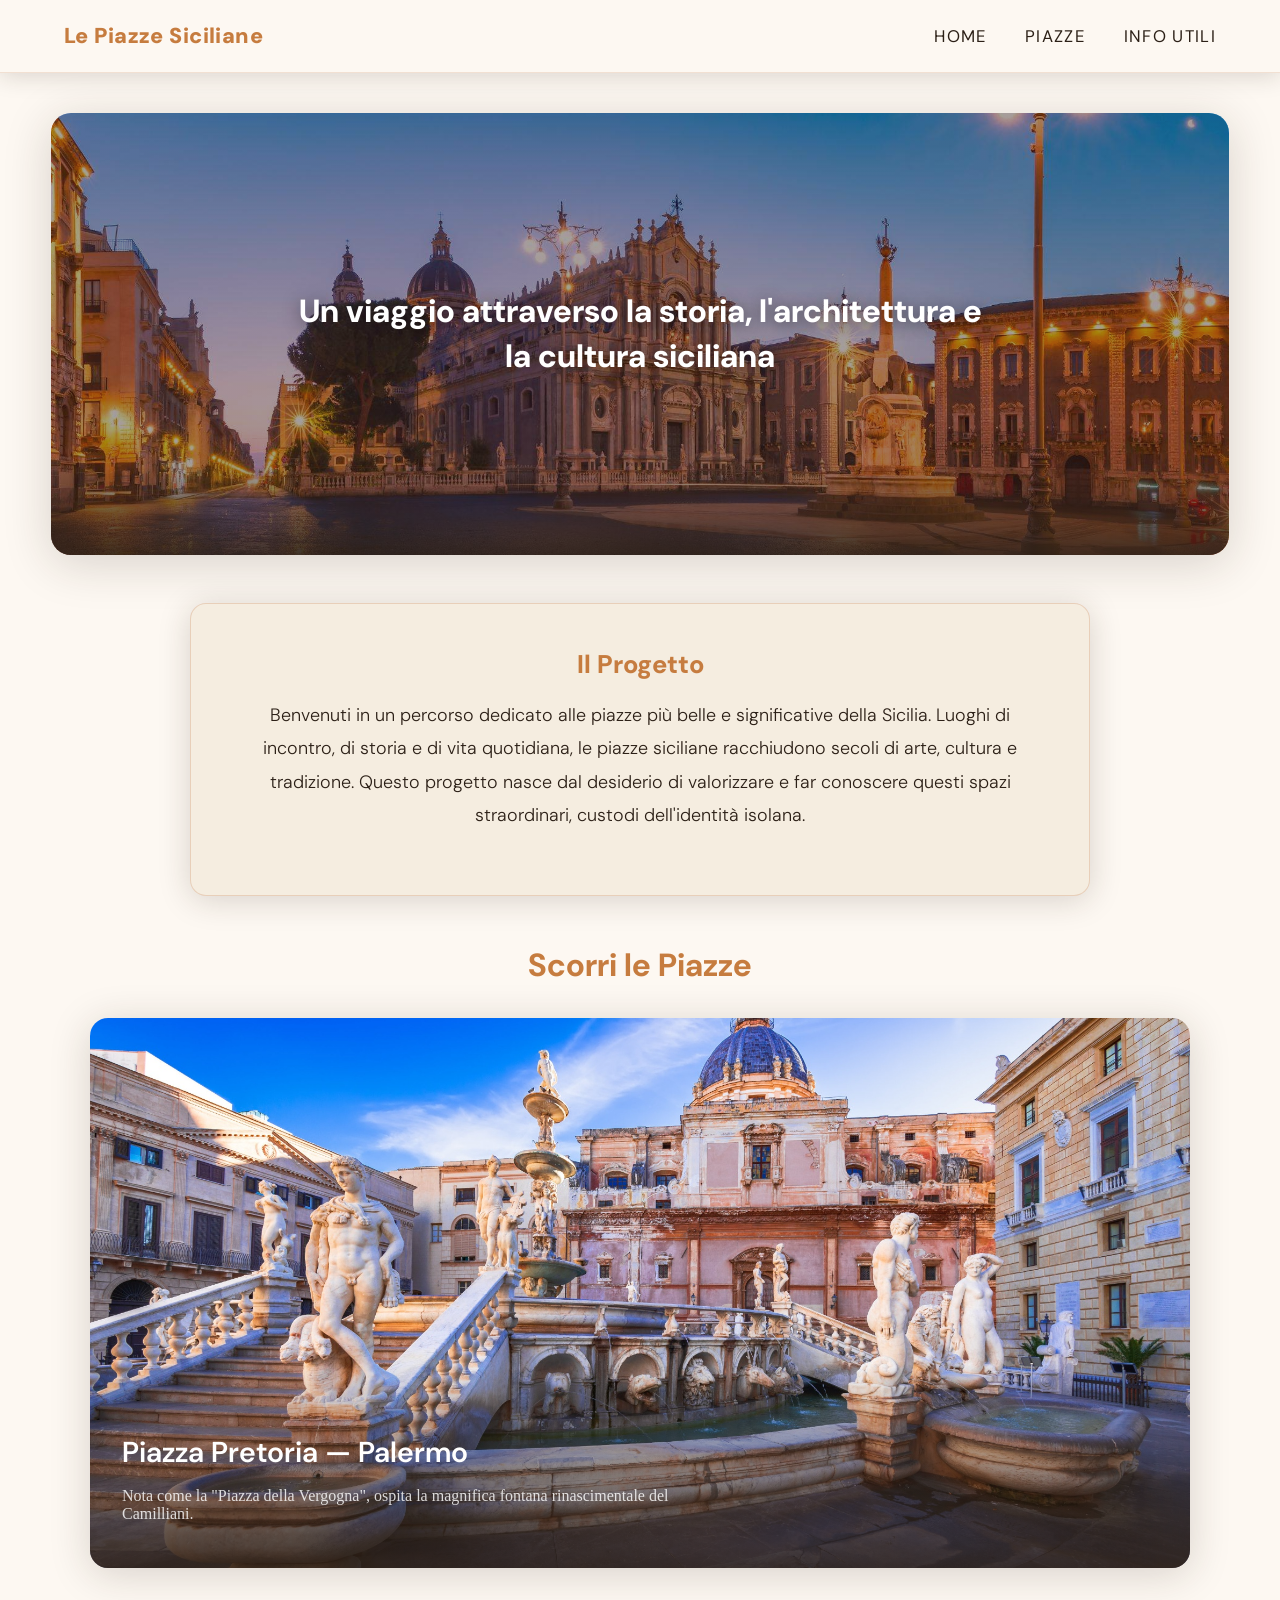
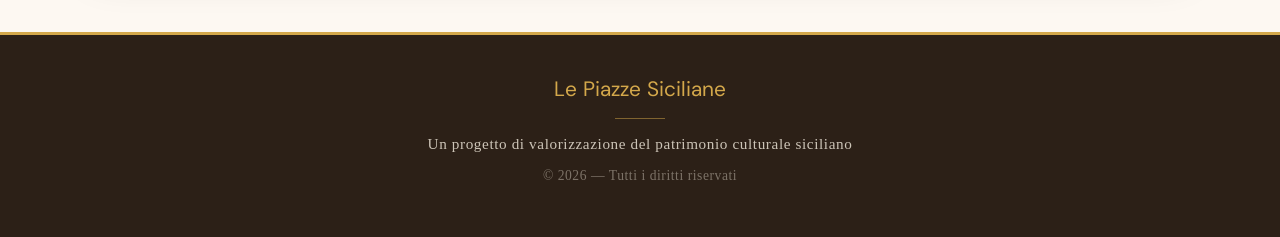
<file: index.html>
<!DOCTYPE html>
<html lang="it">
<head>
  <meta charset="UTF-8" />
  <meta name="viewport" content="width=device-width, initial-scale=1.0" />
  <title>Le Piazze Siciliane</title>
<link rel="preconnect" href="https://fonts.googleapis.com">
<link rel="preconnect" href="https://fonts.gstatic.com" crossorigin>
<link href="https://fonts.googleapis.com/css2?family=DM+Sans:ital,opsz,wght@0,9..40,100..1000;1,9..40,100..1000&display=swap" rel="stylesheet">
  <link rel="stylesheet" href="css/style.css">
</head>
<body>

  
  <nav>
  <a class="titolo-menu" href="index.html">Le Piazze Siciliane</a>
  <input type="checkbox" class="nav-toggle" id="nav-toggle" />
  <label class="hamburger" for="nav-toggle">
    <span></span>
    <span></span>
    <span></span>
  </label>
  <ul class="pagine-menu">
    <li><a href="index.html">Home</a></li>
    <li><a href="piazze.html">Piazze</a></li>
    <li><a href="infoutili.html">Info Utili</a></li>
  </ul>
</nav>
 
<div class="hero fade-in">
  <img
    src="img/Cattedrale-di-SantAgata-Piazza-Duomo-Catania-Sizilien-Italien.jpg"
    alt="Piazza Duomo Catania" />
  <div class="hero-overlay">
    <p>Un viaggio attraverso la storia, l'architettura e la cultura siciliana</p>
  </div>
</div>

  
  <section class="intro-section fade-in delay-1">
    <div class="intro-box">
      <h2>Il Progetto</h2>
      <p class="dm-sans">
        Benvenuti in un percorso dedicato alle piazze più belle e significative della Sicilia.
        Luoghi di incontro, di storia e di vita quotidiana, le piazze siciliane racchiudono
        secoli di arte, cultura e tradizione. Questo progetto nasce dal desiderio di valorizzare
        e far conoscere questi spazi straordinari, custodi dell'identità isolana.
      </p>
    </div>
  </section>



  <section class="carousel-section fade-in delay-3">
    <h2>Scorri le Piazze</h2>

    <div class="carousel-wrapper">

      
      <div class="carousel-track">

        <div class="carousel-slide" >
          <a href="piazza-pretoriapa.html">
          <img src="img/variant.jpeg" alt="Palermo" />
          <div class="slide-caption">
            <h3>Piazza Pretoria — Palermo</h3>
            <p>Nota come la "Piazza della Vergogna", ospita la magnifica fontana rinascimentale del Camilliani.</p>
          </div>
          </a>
        </div>

        <div class="carousel-slide">
          <a href="piazza-duomoct.html">
          <img src="img/img griglia piazze/Catania_-_Piazza_Duomo_03.jpg" 
          alt="Catania" />
          <div class="slide-caption">
            <h3>Piazza del Duomo — Catania</h3>
            <p>Il cuore barocco della città, dominato dalla Fontana dell'Elefante, simbolo di Catania.</p>
          </div>
          </a>
        </div>

       

        <div class="carousel-slide" >
          <a href="piazza-duomosr.html">
          <img src="img/PIAZZA DUOMO SIRACUSA.jpeg"Noto />
          <div class="slide-caption">
            <h3>Piazza del Duomo - Siracusa</h3>
            <p>Il cuore antico di Ortigia, dove tremila anni di civiltà si incontrano in uno spazio di rara bellezza.</p>
          </div>
          </a>
        </div>

        <div class="carousel-slide" >
          <a href="piazza-pirandello.html">
          <img src="img/img griglia piazze/piazza-pirandello-italy.avif" alt="Piazza Armerina" />
          <div class="slide-caption">
            <h3>Piazza Pirandello — Agrigento</h3>
            <p>Un belvedere a cielo aperto dove la storia si affaccia sulla Valle dei Templi e sul Mediterraneo.</p>
          </div>
          </a>
        </div>

        

   
    </div>

    


  </section>

  
  <footer>
    <div class="footer-brand">Le Piazze Siciliane</div>
    <div class="footer-divider"></div>
    <p>Un progetto di valorizzazione del patrimonio culturale siciliano</p>
    <p style="margin-top:.5rem; font-size:.85rem; opacity:.5;">© 2026 — Tutti i diritti riservati</p>
  </footer>

</body>
</html>
</file>
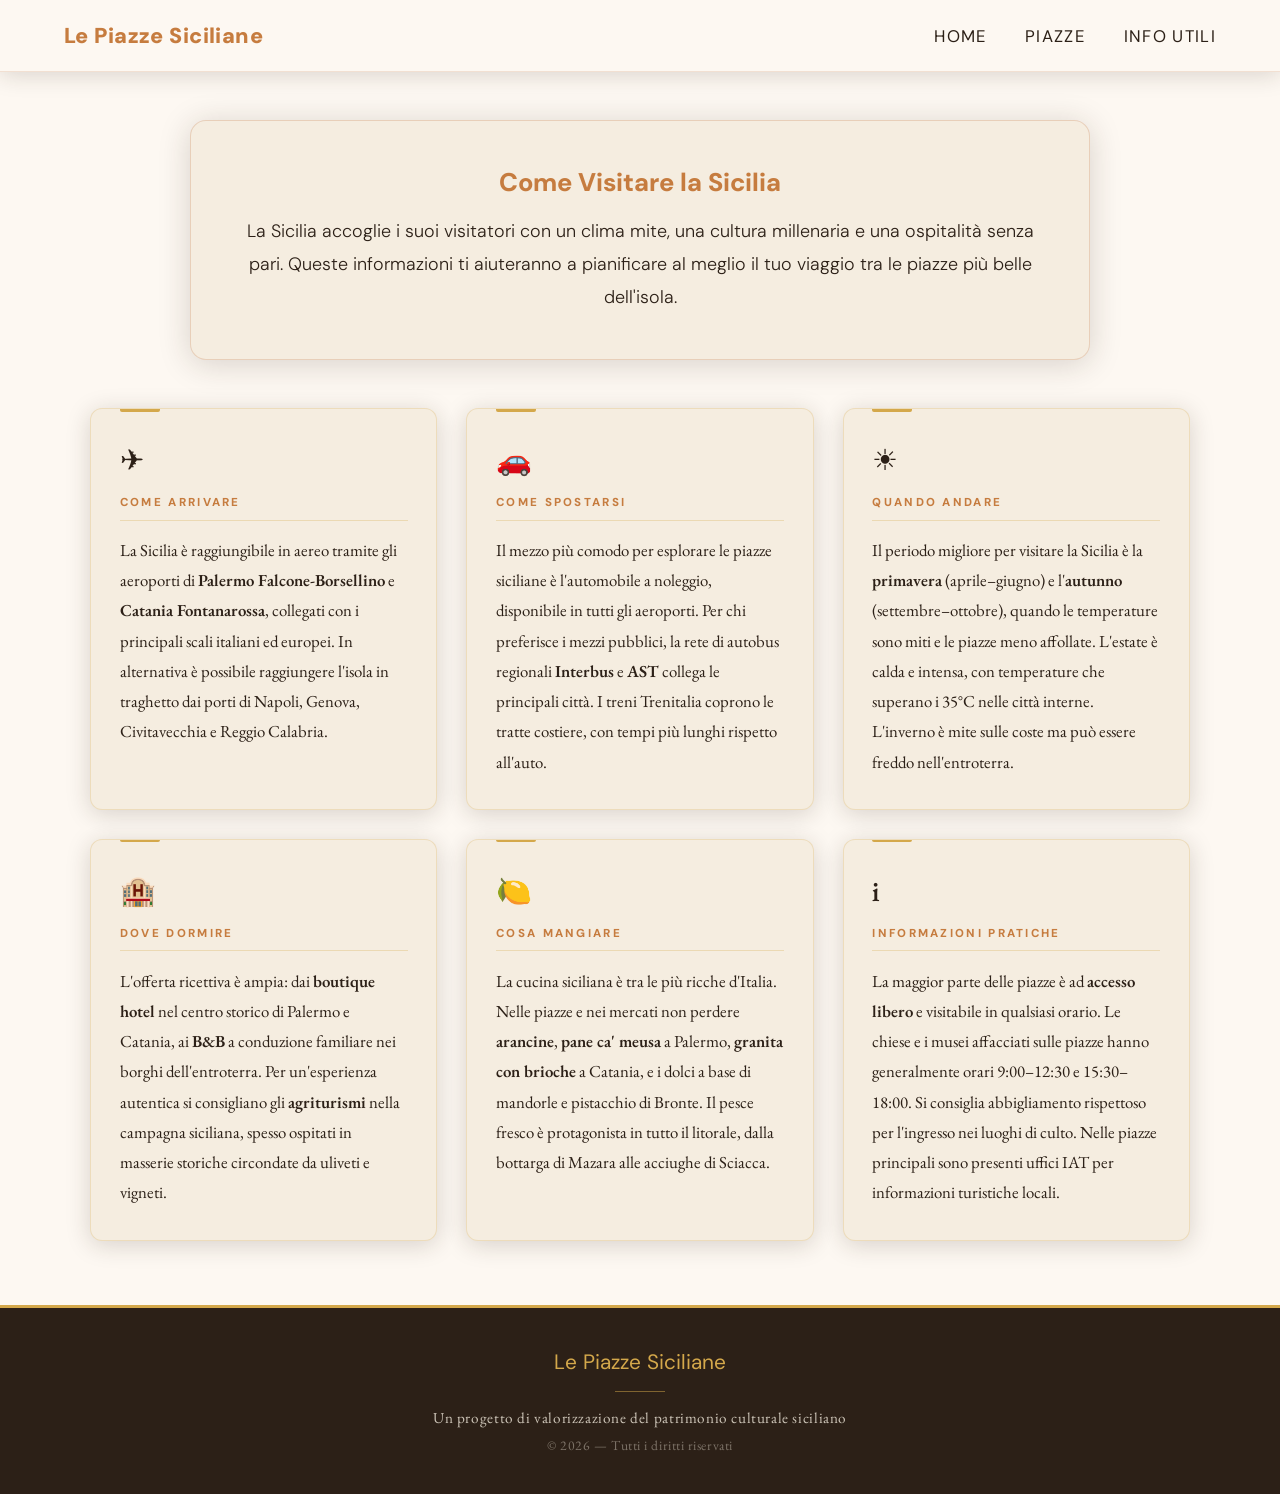
<file: infoutili.html>
<!DOCTYPE html>
<html lang="it">
<head>
  <meta charset="UTF-8" />
  <meta name="viewport" content="width=device-width, initial-scale=1.0" />
  <title>Info Utili · Le Piazze Siciliane</title>
  <link rel="stylesheet" href="css/info-utili.css">
  <link rel="preconnect" href="https://fonts.googleapis.com">
  <link rel="preconnect" href="https://fonts.gstatic.com" crossorigin>
  <link href="https://fonts.googleapis.com/css2?family=DM+Sans:ital,opsz,wght@0,9..40,100..1000;1,9..40,100..1000&family=EB+Garamond:ital,wght@0,400;0,500;1,400;1,500&family=Playfair+Display:ital,wght@0,400;0,700;1,400&display=swap" rel="stylesheet">
</head>
<body>

  <nav>
    <a class="titolo-menu" href="index.html">Le Piazze Siciliane</a>
    <input type="checkbox" class="nav-toggle" id="nav-toggle" />
    <label class="hamburger" for="nav-toggle">
      <span></span><span></span><span></span>
    </label>
    <ul class="pagine-menu">
      <li><a href="index.html">Home</a></li>
      <li><a href="piazze.html">Piazze</a></li>
      <li><a href="info-utili.html">Info Utili</a></li>
    </ul>
  </nav>



  <section class="intro-section fade-in delay-1">
    <div class="intro-box">
      <h2>Come Visitare la Sicilia</h2>
      <p class="dm-sans">
        La Sicilia accoglie i suoi visitatori con un clima mite, una cultura millenaria
        e una ospitalità senza pari. Queste informazioni ti aiuteranno a pianificare
        al meglio il tuo viaggio tra le piazze più belle dell'isola.
      </p>
    </div>
  </section>

  <section class="info-grid-section fade-in delay-2">

    <div class="info-block">
      <div class="info-block-icon">✈</div>
      <h3>Come Arrivare</h3>
      <p>
        La Sicilia è raggiungibile in aereo tramite gli aeroporti di
        <strong>Palermo Falcone-Borsellino</strong> e <strong>Catania Fontanarossa</strong>,
        collegati con i principali scali italiani ed europei. In alternativa è possibile
        raggiungere l'isola in traghetto dai porti di Napoli, Genova, Civitavecchia
        e Reggio Calabria.
      </p>
    </div>

    <div class="info-block">
      <div class="info-block-icon">🚗</div>
      <h3>Come Spostarsi</h3>
      <p>
        Il mezzo più comodo per esplorare le piazze siciliane è l'automobile a noleggio,
        disponibile in tutti gli aeroporti. Per chi preferisce i mezzi pubblici, la rete
        di autobus regionali <strong>Interbus</strong> e <strong>AST</strong> collega
        le principali città. I treni Trenitalia coprono le tratte costiere, con tempi
        più lunghi rispetto all'auto.
      </p>
    </div>

    <div class="info-block">
      <div class="info-block-icon">☀</div>
      <h3>Quando Andare</h3>
      <p>
        Il periodo migliore per visitare la Sicilia è la <strong>primavera</strong>
        (aprile–giugno) e l'<strong>autunno</strong> (settembre–ottobre), quando le
        temperature sono miti e le piazze meno affollate. L'estate è calda e intensa,
        con temperature che superano i 35°C nelle città interne. L'inverno è mite
        sulle coste ma può essere freddo nell'entroterra.
      </p>
    </div>

    <div class="info-block">
      <div class="info-block-icon">🏨</div>
      <h3>Dove Dormire</h3>
      <p>
        L'offerta ricettiva è ampia: dai <strong>boutique hotel</strong> nel centro
        storico di Palermo e Catania, ai <strong>B&amp;B</strong> a conduzione familiare
        nei borghi dell'entroterra. Per un'esperienza autentica si consigliano gli
        <strong>agriturismi</strong> nella campagna siciliana, spesso ospitati in
        masserie storiche circondate da uliveti e vigneti.
      </p>
    </div>

    <div class="info-block">
      <div class="info-block-icon">🍋</div>
      <h3>Cosa Mangiare</h3>
      <p>
        La cucina siciliana è tra le più ricche d'Italia. Nelle piazze e nei mercati
        non perdere <strong>arancine</strong>, <strong>pane ca' meusa</strong> a Palermo,
        <strong>granita con brioche</strong> a Catania, e i dolci a base di mandorle
        e pistacchio di Bronte. Il pesce fresco è protagonista in tutto il litorale,
        dalla bottarga di Mazara alle acciughe di Sciacca.
      </p>
    </div>

    <div class="info-block">
      <div class="info-block-icon">ℹ</div>
      <h3>Informazioni Pratiche</h3>
      <p>
        La maggior parte delle piazze è ad <strong>accesso libero</strong> e visitabile
        in qualsiasi orario. Le chiese e i musei affacciati sulle piazze hanno generalmente
        orari 9:00–12:30 e 15:30–18:00. Si consiglia abbigliamento rispettoso per
        l'ingresso nei luoghi di culto. Nelle piazze principali sono presenti
        uffici IAT per informazioni turistiche locali.
      </p>
    </div>

  </section>

  

  <footer>
    <div class="footer-brand">Le Piazze Siciliane</div>
    <div class="footer-divider"></div>
    <p>Un progetto di valorizzazione del patrimonio culturale siciliano</p>
    <p style="margin-top:.5rem; font-size:.85rem; opacity:.5;">© 2026 — Tutti i diritti riservati</p>
  </footer>

</body>
</html>
</file>
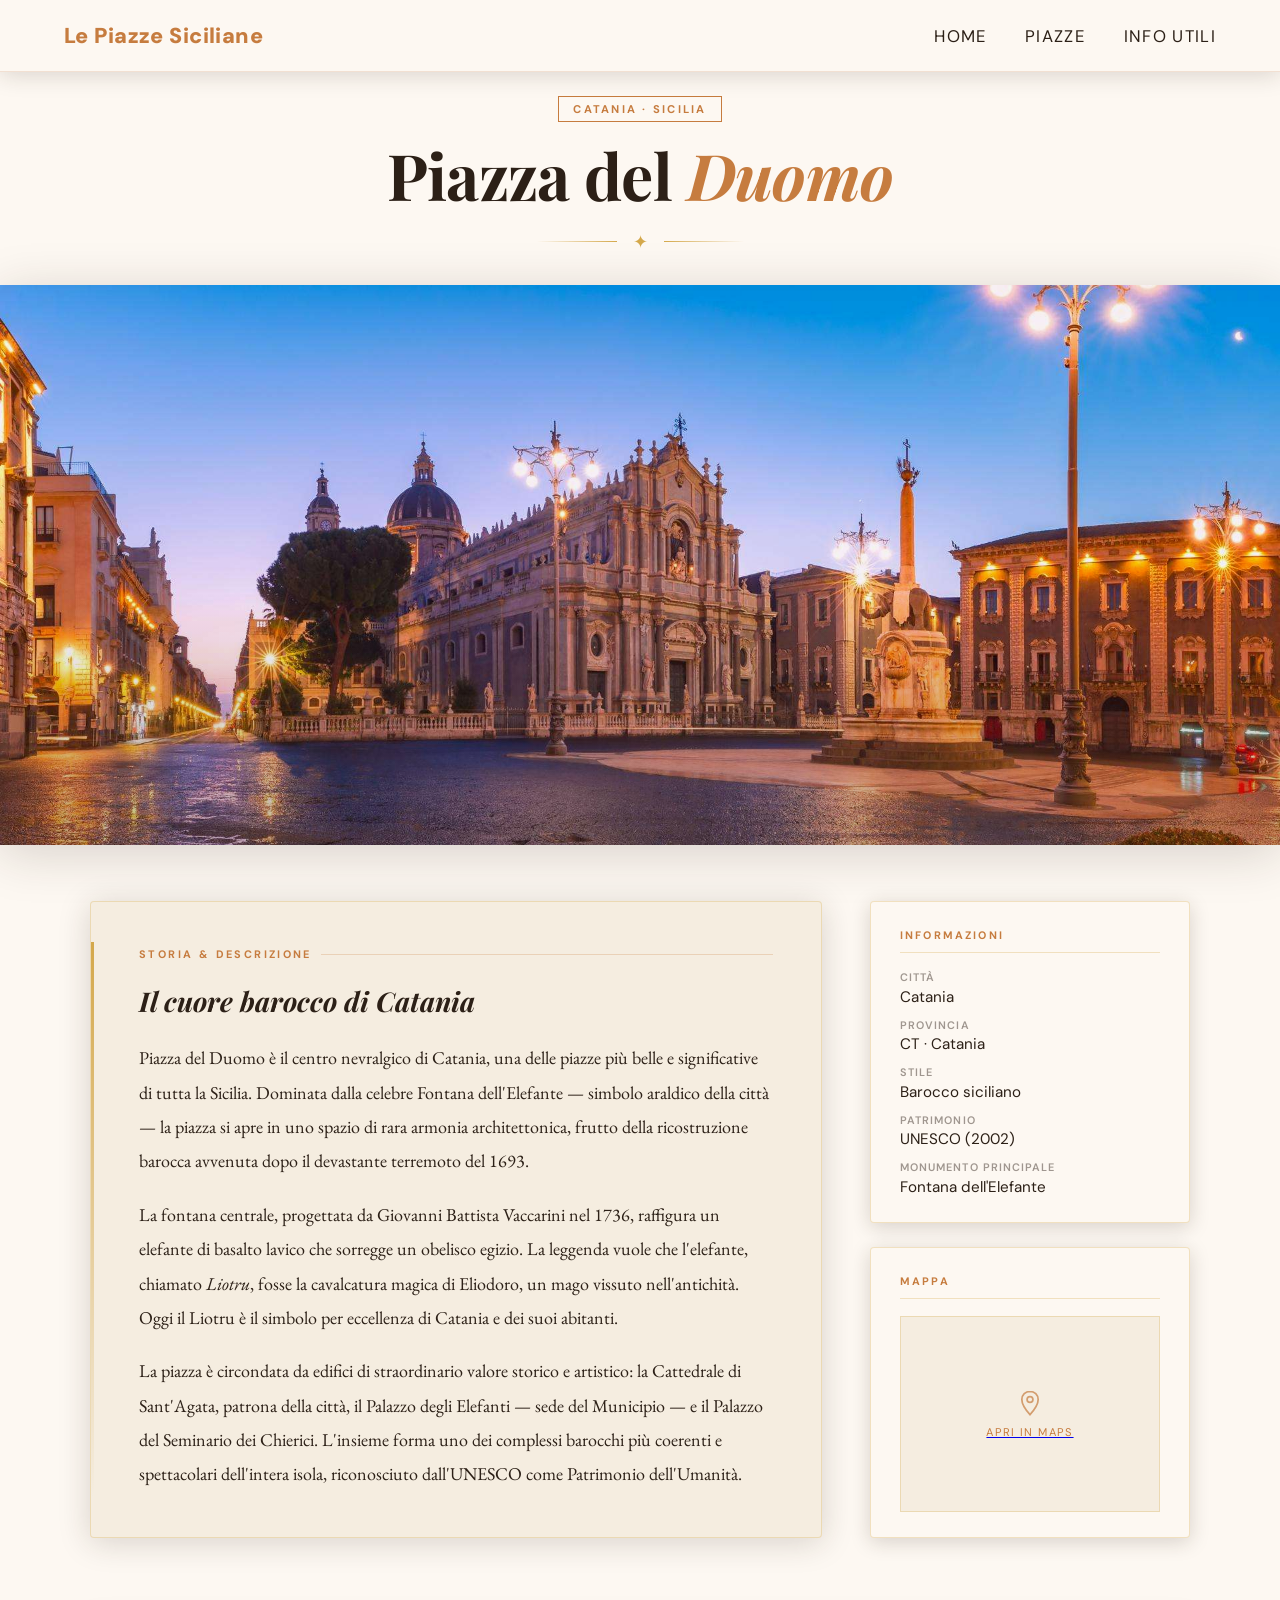
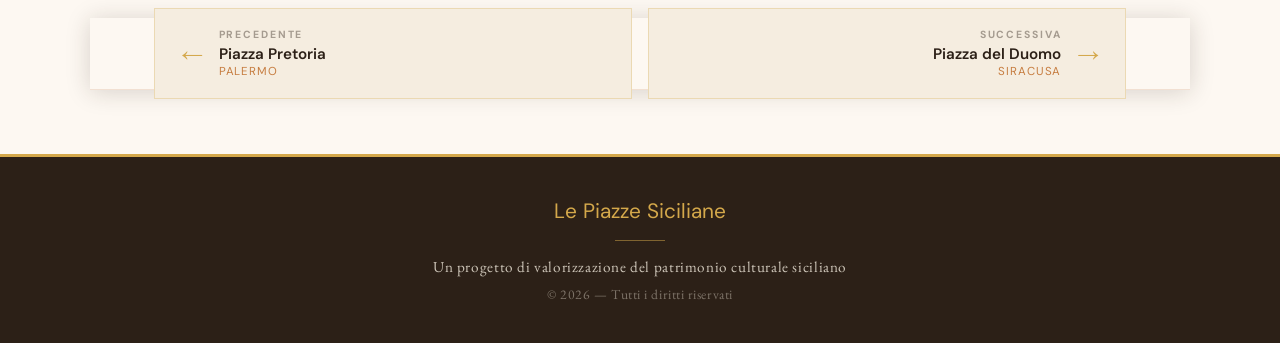
<file: piazza-duomoct.html>
<!DOCTYPE html>
<html lang="it">
<head>
  <meta charset="UTF-8" />
  <meta name="viewport" content="width=device-width, initial-scale=1.0" />
  <title>Piazza del Duomo — Catania · Le Piazze Siciliane</title>
<link rel="stylesheet" href="css/piazza-duomoct.css">
  <link rel="preconnect" href="https://fonts.googleapis.com">
  <link rel="preconnect" href="https://fonts.gstatic.com" crossorigin>
  <link href="https://fonts.googleapis.com/css2?family=DM+Sans:ital,opsz,wght@0,9..40,100..1000;1,9..40,100..1000&family=EB+Garamond:ital,wght@0,400;0,500;1,400;1,500&family=Playfair+Display:ital,wght@0,400;0,700;1,400&display=swap" rel="stylesheet">


  <nav>
    <a class="titolo-menu" href="index.html">Le Piazze Siciliane</a>
    <input type="checkbox" class="nav-toggle" id="nav-toggle" />
    <label class="hamburger" for="nav-toggle">
      <span></span><span></span><span></span>
    </label>
    <ul class="pagine-menu">
      <li><a href="index.html">Home</a></li>
      <li><a href="piazze.html">Piazze</a></li>
      <li><a href="infoutili.html">Info Utili</a></li>
    </ul>
  </nav>

 
  
  <header class="piazza-header">
    <div class="city-tag">Catania · Sicilia</div>
    <h1>Piazza del <em>Duomo</em></h1>
    <div class="title-ornament">
      <span></span>
      <i>✦</i>
      <span></span>
    </div>
  </header>

  
  <div class="piazza-hero">

    <img
      src="img/Cattedrale-di-SantAgata-Piazza-Duomo-Catania-Sizilien-Italien.jpg"
      alt="Piazza del Duomo, Catania"
    />
  </div>

  
  <div class="piazza-content">

    
    <div class="testo-box">
      <div class="section-label">Storia &amp; Descrizione</div>
      <h2>Il cuore barocco di Catania</h2>

      <p>
        Piazza del Duomo è il centro nevralgico di Catania, una delle piazze più belle e
        significative di tutta la Sicilia. Dominata dalla celebre Fontana dell'Elefante —
        simbolo araldico della città — la piazza si apre in uno spazio di rara armonia
        architettonica, frutto della ricostruzione barocca avvenuta dopo il devastante
        terremoto del 1693.
      </p>

      <p>
        La fontana centrale, progettata da Giovanni Battista Vaccarini nel 1736, raffigura
        un elefante di basalto lavico che sorregge un obelisco egizio. La leggenda vuole
        che l'elefante, chiamato <em>Liotru</em>, fosse la cavalcatura magica di Eliodoro,
        un mago vissuto nell'antichità. Oggi il Liotru è il simbolo per eccellenza di
        Catania e dei suoi abitanti.
      </p>

      <p>
        La piazza è circondata da edifici di straordinario valore storico e artistico:
        la Cattedrale di Sant'Agata, patrona della città, il Palazzo degli Elefanti —
        sede del Municipio — e il Palazzo del Seminario dei Chierici. L'insieme forma
        uno dei complessi barocchi più coerenti e spettacolari dell'intera isola,
        riconosciuto dall'UNESCO come Patrimonio dell'Umanità.
      </p>
    </div>

    
    <aside class="info-sidebar">

      <div class="info-card">
        <h3>Informazioni</h3>
        <div class="info-row">
          <div class="info-item">
            <span class="label">Città</span>
            <span class="value">Catania</span>
          </div>
          <div class="info-item">
            <span class="label">Provincia</span>
            <span class="value">CT · Catania</span>
          </div>
          <div class="info-item">
            <span class="label">Stile</span>
            <span class="value">Barocco siciliano</span>
          </div>
          <div class="info-item">
            <span class="label">Patrimonio</span>
            <span class="value">UNESCO (2002)</span>
          </div>
          <div class="info-item">
            <span class="label">Monumento principale</span>
            <span class="value">Fontana dell'Elefante</span>
          </div>
        </div>
      </div>

      <div class="info-card">
        <h3>Mappa</h3>
        <a class="map-placeholder" href="https://maps.google.com/?q=Piazza+Duomo,+Catania" target="_blank" rel="noopener">
  <svg viewBox="0 0 24 24" stroke-width="1.5">
    <path d="M12 2C8.13 2 5 5.13 5 9c0 5.25 7 13 7 13s7-7.75 7-13c0-3.87-3.13-7-7-7z"/>
    <circle cx="12" cy="9" r="2.5"/>
  </svg>
  <span>Apri in Maps</span>
</a>
      </div>

    </aside>
  </div>

  
  <nav class="piazza-nav" aria-label="Naviga tra le piazze">
    <a href="piazza-pretoriapa.html" class="piazza-nav-btn">
      <span class="nav-arrow">←</span>
      <div class="nav-btn-text">
        <div class="nav-label">Precedente</div>
        <div class="nav-name">Piazza Pretoria</div>
        <div class="nav-city">Palermo</div>
      </div>
    </a>
    <a href="piazza-duomosr.html" class="piazza-nav-btn">
      <span class="nav-arrow">→</span>
      <div class="nav-btn-text">
        <div class="nav-label">Successiva</div>
        <div class="nav-name">Piazza del Duomo</div>
        <div class="nav-city">Siracusa</div>
      </div>
    </a>
  </nav>

  
  <footer>
    <div class="footer-brand">Le Piazze Siciliane</div>
    <div class="footer-divider"></div>
    <p>Un progetto di valorizzazione del patrimonio culturale siciliano</p>
    <p style="margin-top:.5rem; font-size:.85rem; opacity:.5;">© 2026 — Tutti i diritti riservati</p>
  </footer>

</body>
</html>
</file>
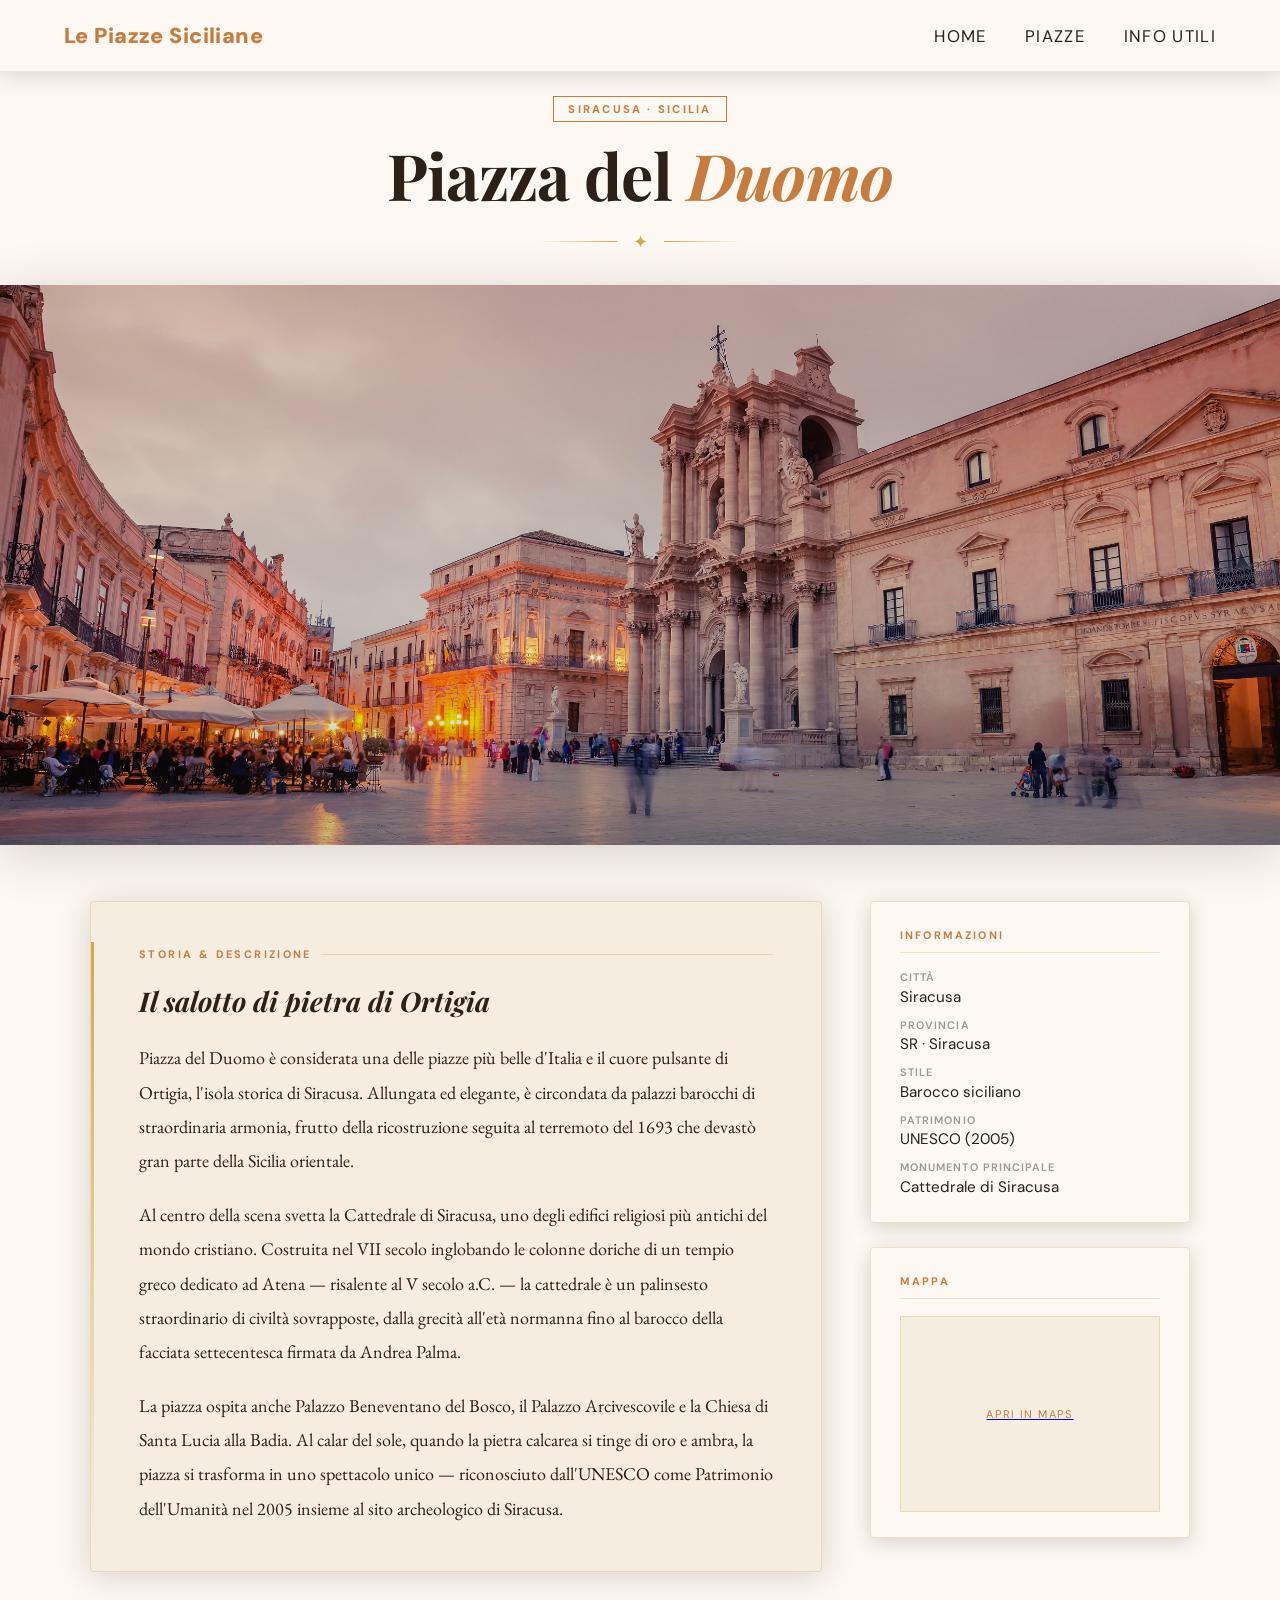
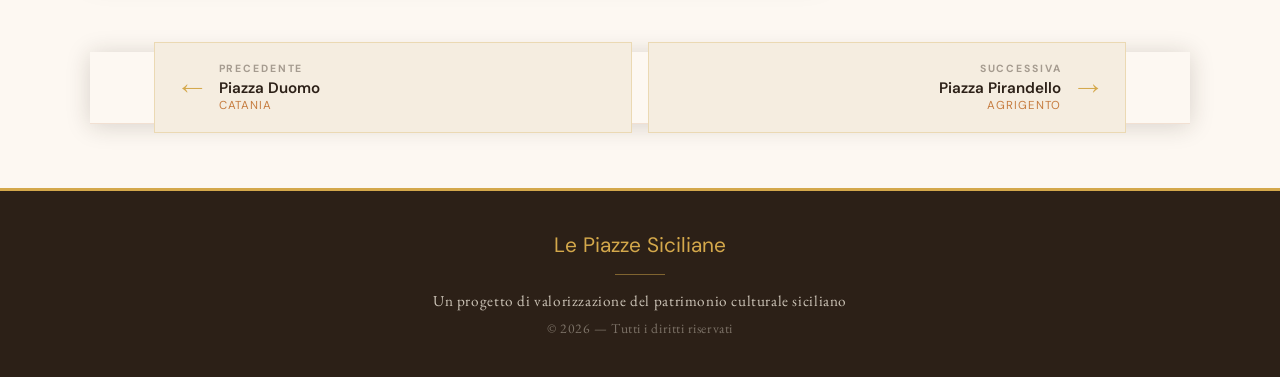
<file: piazza-duomosr.html>
<!DOCTYPE html>
<html lang="it">
<head>
  <meta charset="UTF-8" />
  <meta name="viewport" content="width=device-width, initial-scale=1.0" />
  <title>Piazza del Duomo — Siracusa · Le Piazze Siciliane</title>
  <link rel="stylesheet" href="css/piazza-duomoct.css">
  <link rel="preconnect" href="https://fonts.googleapis.com">
  <link rel="preconnect" href="https://fonts.gstatic.com" crossorigin>
  <link href="https://fonts.googleapis.com/css2?family=DM+Sans:ital,opsz,wght@0,9..40,100..1000;1,9..40,100..1000&family=EB+Garamond:ital,wght@0,400;0,500;1,400;1,500&family=Playfair+Display:ital,wght@0,400;0,700;1,400&display=swap" rel="stylesheet">
</head>
<body>

  <nav>
    <a class="titolo-menu" href="index.html">Le Piazze Siciliane</a>
    <input type="checkbox" class="nav-toggle" id="nav-toggle" />
    <label class="hamburger" for="nav-toggle">
      <span></span><span></span><span></span>
    </label>
    <ul class="pagine-menu">
      <li><a href="index.html">Home</a></li>
      <li><a href="piazze.html">Piazze</a></li>
      <li><a href="infoutili.html">Info Utili</a></li>
    </ul>
  </nav>

 
  <header class="piazza-header">
    <div class="city-tag">Siracusa · Sicilia</div>
    <h1>Piazza del <em>Duomo</em></h1>
    <div class="title-ornament">
      <span></span>
      <i>✦</i>
      <span></span>
    </div>
  </header>

  <div class="piazza-hero">
    <img
      src="img/PIAZZA DUOMO SIRACUSA.jpeg"
      alt="Piazza del Duomo, Siracusa"
    />
  </div>

  <div class="piazza-content">

    <div class="testo-box">
      <div class="section-label">Storia &amp; Descrizione</div>
      <h2>Il salotto di pietra di Ortigia</h2>

      <p>
        Piazza del Duomo è considerata una delle piazze più belle d'Italia e il cuore
        pulsante di Ortigia, l'isola storica di Siracusa. Allungata ed elegante, è
        circondata da palazzi barocchi di straordinaria armonia, frutto della
        ricostruzione seguita al terremoto del 1693 che devastò gran parte della
        Sicilia orientale.
      </p>

      <p>
        Al centro della scena svetta la Cattedrale di Siracusa, uno degli edifici
        religiosi più antichi del mondo cristiano. Costruita nel VII secolo inglobando
        le colonne doriche di un tempio greco dedicato ad Atena — risalente al V secolo
        a.C. — la cattedrale è un palinsesto straordinario di civiltà sovrapposte,
        dalla grecità all'età normanna fino al barocco della facciata settecentesca
        firmata da Andrea Palma.
      </p>

      <p>
        La piazza ospita anche Palazzo Beneventano del Bosco, il Palazzo Arcivescovile
        e la Chiesa di Santa Lucia alla Badia. Al calar del sole, quando la pietra
        calcarea si tinge di oro e ambra, la piazza si trasforma in uno spettacolo
        unico — riconosciuto dall'UNESCO come Patrimonio dell'Umanità nel 2005
        insieme al sito archeologico di Siracusa.
      </p>
    </div>

    <aside class="info-sidebar">

      <div class="info-card">
        <h3>Informazioni</h3>
        <div class="info-row">
          <div class="info-item">
            <span class="label">Città</span>
            <span class="value">Siracusa</span>
          </div>
          <div class="info-item">
            <span class="label">Provincia</span>
            <span class="value">SR · Siracusa</span>
          </div>
          <div class="info-item">
            <span class="label">Stile</span>
            <span class="value">Barocco siciliano</span>
          </div>
          <div class="info-item">
            <span class="label">Patrimonio</span>
            <span class="value">UNESCO (2005)</span>
          </div>
          <div class="info-item">
            <span class="label">Monumento principale</span>
            <span class="value">Cattedrale di Siracusa</span>
          </div>
        </div>
      </div>

      <div class="info-card">
        <h3>Mappa</h3>
        <a class="map-placeholder" href="https://maps.google.com/?q=Piazza+Duomo,+Siracusa" target="_blank" rel="noopener">
         
          <span>Apri in Maps</span>
        </a>
      </div>

    </aside>
  </div>

  <nav class="piazza-nav" aria-label="Naviga tra le piazze">
    <a href="piazza-duomoct.html" class="piazza-nav-btn">
      <span class="nav-arrow">←</span>
      <div class="nav-btn-text">
        <div class="nav-label">Precedente</div>
        <div class="nav-name">Piazza Duomo</div>
        <div class="nav-city">Catania</div>
      </div>
    </a>
    <a href="piazza-pirandello.html" class="piazza-nav-btn">
      <span class="nav-arrow">→</span>
      <div class="nav-btn-text">
        <div class="nav-label">Successiva</div>
        <div class="nav-name">Piazza Pirandello</div>
        <div class="nav-city">Agrigento</div>
      </div>
    </a>
  </nav>

  <footer>
    <div class="footer-brand">Le Piazze Siciliane</div>
    <div class="footer-divider"></div>
    <p>Un progetto di valorizzazione del patrimonio culturale siciliano</p>
    <p style="margin-top:.5rem; font-size:.85rem; opacity:.5;">© 2026 — Tutti i diritti riservati</p>
  </footer>

</body>
</html>
</file>
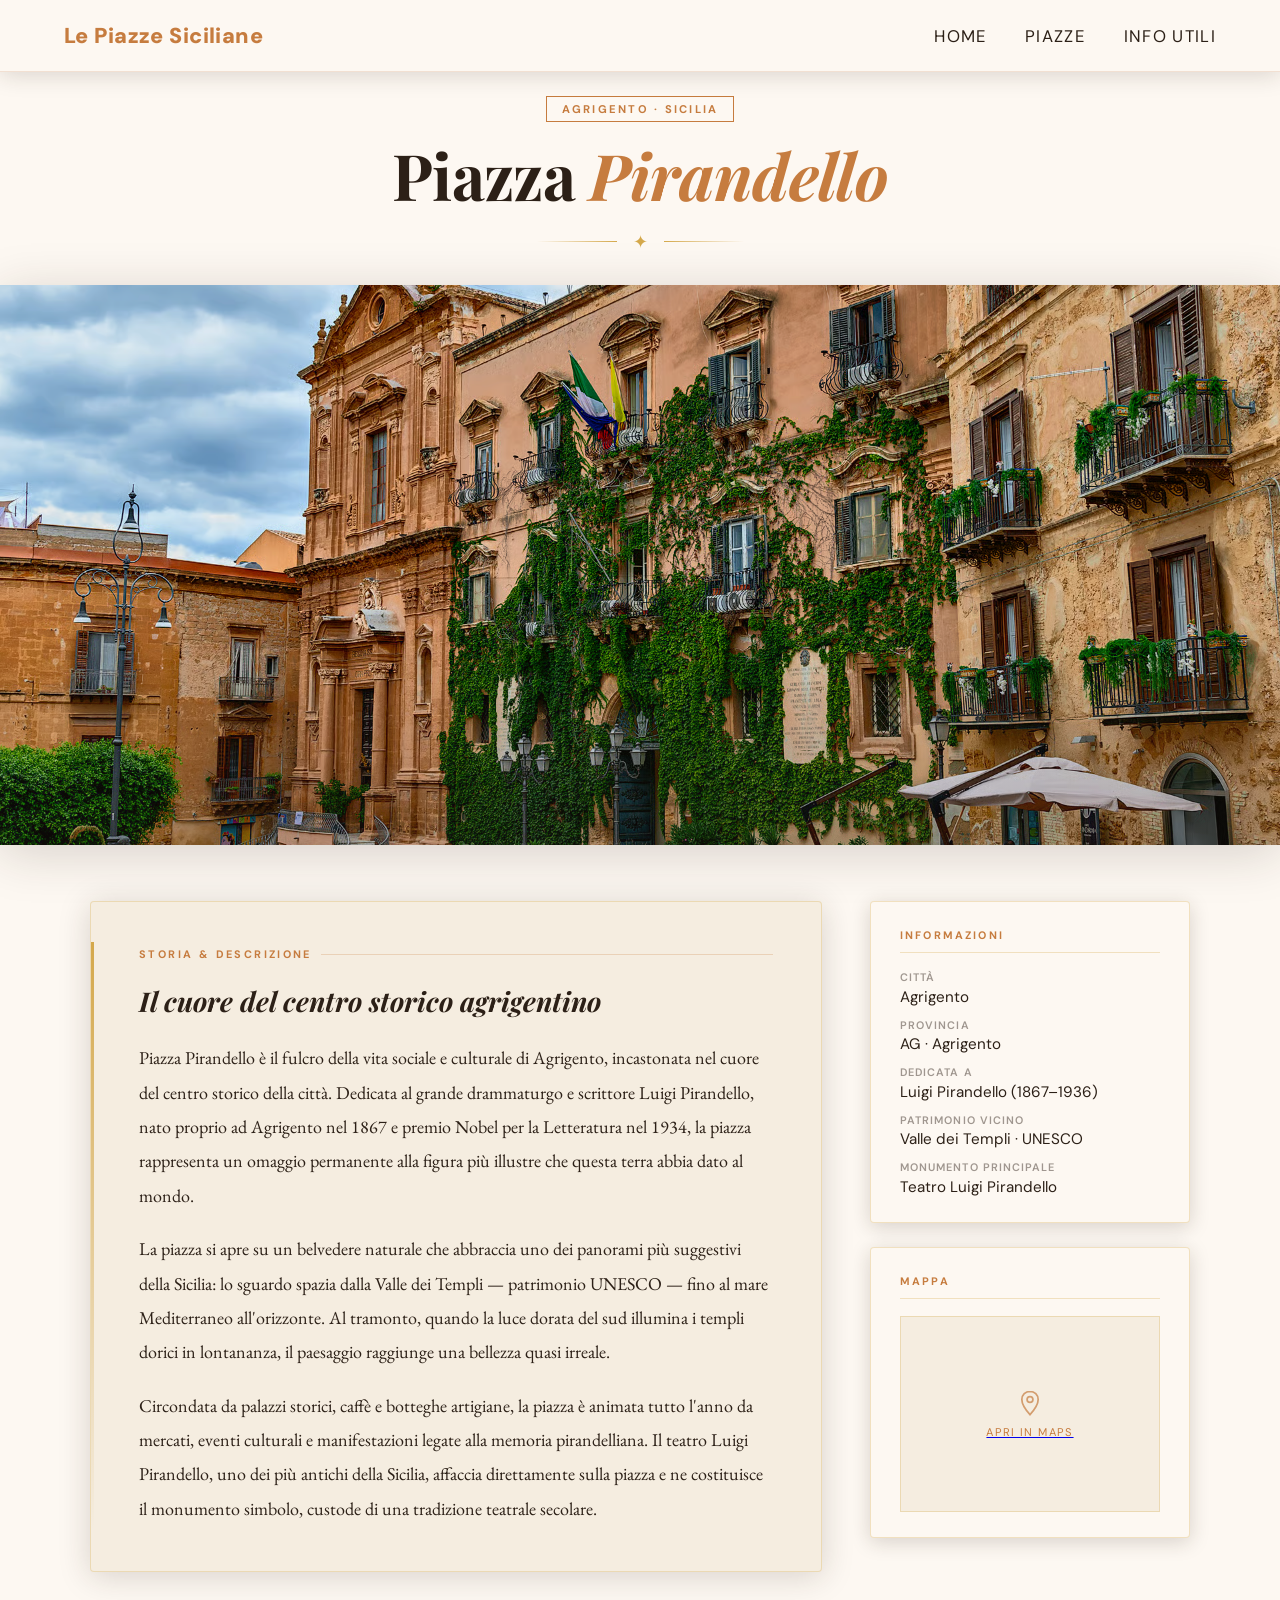
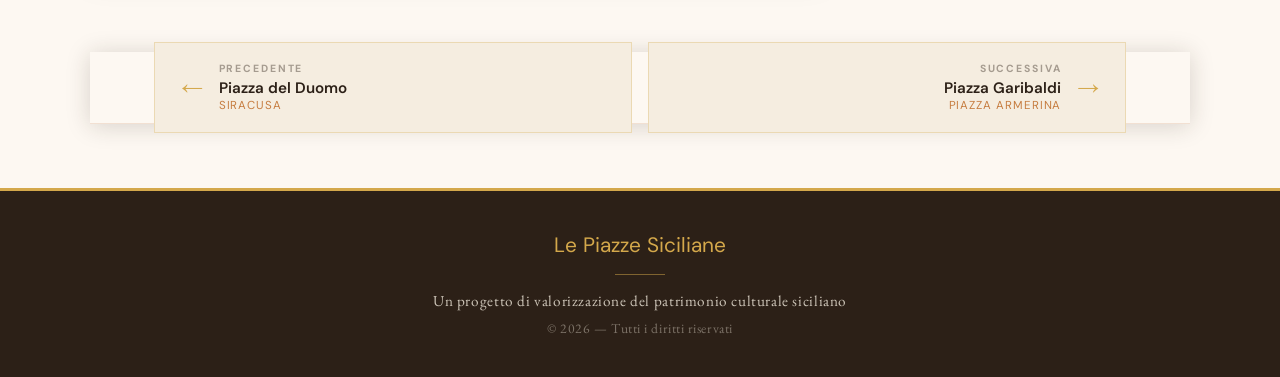
<file: piazza-pirandello.html>
<!DOCTYPE html>
<html lang="it">
<head>
  <meta charset="UTF-8" />
  <meta name="viewport" content="width=device-width, initial-scale=1.0" />
  <title>Piazza Pirandello — Agrigento · Le Piazze Siciliane</title>
  <link rel="stylesheet" href="css/piazza-duomoct.css">
  <link rel="preconnect" href="https://fonts.googleapis.com">
  <link rel="preconnect" href="https://fonts.gstatic.com" crossorigin>
  <link href="https://fonts.googleapis.com/css2?family=DM+Sans:ital,opsz,wght@0,9..40,100..1000;1,9..40,100..1000&family=EB+Garamond:ital,wght@0,400;0,500;1,400;1,500&family=Playfair+Display:ital,wght@0,400;0,700;1,400&display=swap" rel="stylesheet">
</head>
<body>

  <nav>
    <a class="titolo-menu" href="index.html">Le Piazze Siciliane</a>
    <input type="checkbox" class="nav-toggle" id="nav-toggle" />
    <label class="hamburger" for="nav-toggle">
      <span></span><span></span><span></span>
    </label>
    <ul class="pagine-menu">
      <li><a href="index.html">Home</a></li>
      <li><a href="piazze.html">Piazze</a></li>
      <li><a href="infoutili.html">Info Utili</a></li>
    </ul>
  </nav>

 
  <header class="piazza-header">
    <div class="city-tag">Agrigento · Sicilia</div>
    <h1>Piazza <em>Pirandello</em></h1>
    <div class="title-ornament">
      <span></span>
      <i>✦</i>
      <span></span>
    </div>
  </header>

  <div class="piazza-hero">
    <img
      src="img/img griglia piazze/piazza-pirandello-italy.avif"
      alt="Piazza Pirandello, Agrigento"
    />
  </div>

  <div class="piazza-content">

    <div class="testo-box">
      <div class="section-label">Storia &amp; Descrizione</div>
      <h2>Il cuore del centro storico agrigentino</h2>

      <p>
        Piazza Pirandello è il fulcro della vita sociale e culturale di Agrigento,
        incastonata nel cuore del centro storico della città. Dedicata al grande
        drammaturgo e scrittore Luigi Pirandello, nato proprio ad Agrigento nel 1867
        e premio Nobel per la Letteratura nel 1934, la piazza rappresenta un omaggio
        permanente alla figura più illustre che questa terra abbia dato al mondo.
      </p>

      <p>
        La piazza si apre su un belvedere naturale che abbraccia uno dei panorami
        più suggestivi della Sicilia: lo sguardo spazia dalla Valle dei Templi —
        patrimonio UNESCO — fino al mare Mediterraneo all'orizzonte. Al tramonto,
        quando la luce dorata del sud illumina i templi dorici in lontananza,
        il paesaggio raggiunge una bellezza quasi irreale.
      </p>

      <p>
        Circondata da palazzi storici, caffè e botteghe artigiane, la piazza è
        animata tutto l'anno da mercati, eventi culturali e manifestazioni legate
        alla memoria pirandelliana. Il teatro Luigi Pirandello, uno dei più antichi
        della Sicilia, affaccia direttamente sulla piazza e ne costituisce il
        monumento simbolo, custode di una tradizione teatrale secolare.
      </p>
    </div>

    <aside class="info-sidebar">

      <div class="info-card">
        <h3>Informazioni</h3>
        <div class="info-row">
          <div class="info-item">
            <span class="label">Città</span>
            <span class="value">Agrigento</span>
          </div>
          <div class="info-item">
            <span class="label">Provincia</span>
            <span class="value">AG · Agrigento</span>
          </div>
          <div class="info-item">
            <span class="label">Dedicata a</span>
            <span class="value">Luigi Pirandello (1867–1936)</span>
          </div>
          <div class="info-item">
            <span class="label">Patrimonio vicino</span>
            <span class="value">Valle dei Templi · UNESCO</span>
          </div>
          <div class="info-item">
            <span class="label">Monumento principale</span>
            <span class="value">Teatro Luigi Pirandello</span>
          </div>
        </div>
      </div>

      <div class="info-card">
        <h3>Mappa</h3>
        <a class="map-placeholder" href="https://maps.google.com/?q=Piazza+Pirandello,+Agrigento" target="_blank" rel="noopener">
          <svg viewBox="0 0 24 24" stroke-width="1.5">
            <path d="M12 2C8.13 2 5 5.13 5 9c0 5.25 7 13 7 13s7-7.75 7-13c0-3.87-3.13-7-7-7z"/>
            <circle cx="12" cy="9" r="2.5"/>
          </svg>
          <span>Apri in Maps</span>
        </a>
      </div>

    </aside>
  </div>

  <nav class="piazza-nav" aria-label="Naviga tra le piazze">
    <a href="piazza-duomosr.html" class="piazza-nav-btn">
      <span class="nav-arrow">←</span>
      <div class="nav-btn-text">
        <div class="nav-label">Precedente</div>
        <div class="nav-name">Piazza del Duomo</div>
        <div class="nav-city">Siracusa</div>
      </div>
    </a>
    <a href="#" class="piazza-nav-btn">
      <span class="nav-arrow">→</span>
      <div class="nav-btn-text">
        <div class="nav-label">Successiva</div>
        <div class="nav-name">Piazza Garibaldi</div>
        <div class="nav-city">Piazza Armerina</div>
      </div>
    </a>
  </nav>

  <footer>
    <div class="footer-brand">Le Piazze Siciliane</div>
    <div class="footer-divider"></div>
    <p>Un progetto di valorizzazione del patrimonio culturale siciliano</p>
    <p style="margin-top:.5rem; font-size:.85rem; opacity:.5;">© 2026 — Tutti i diritti riservati</p>
  </footer>

</body>
</html>
</file>
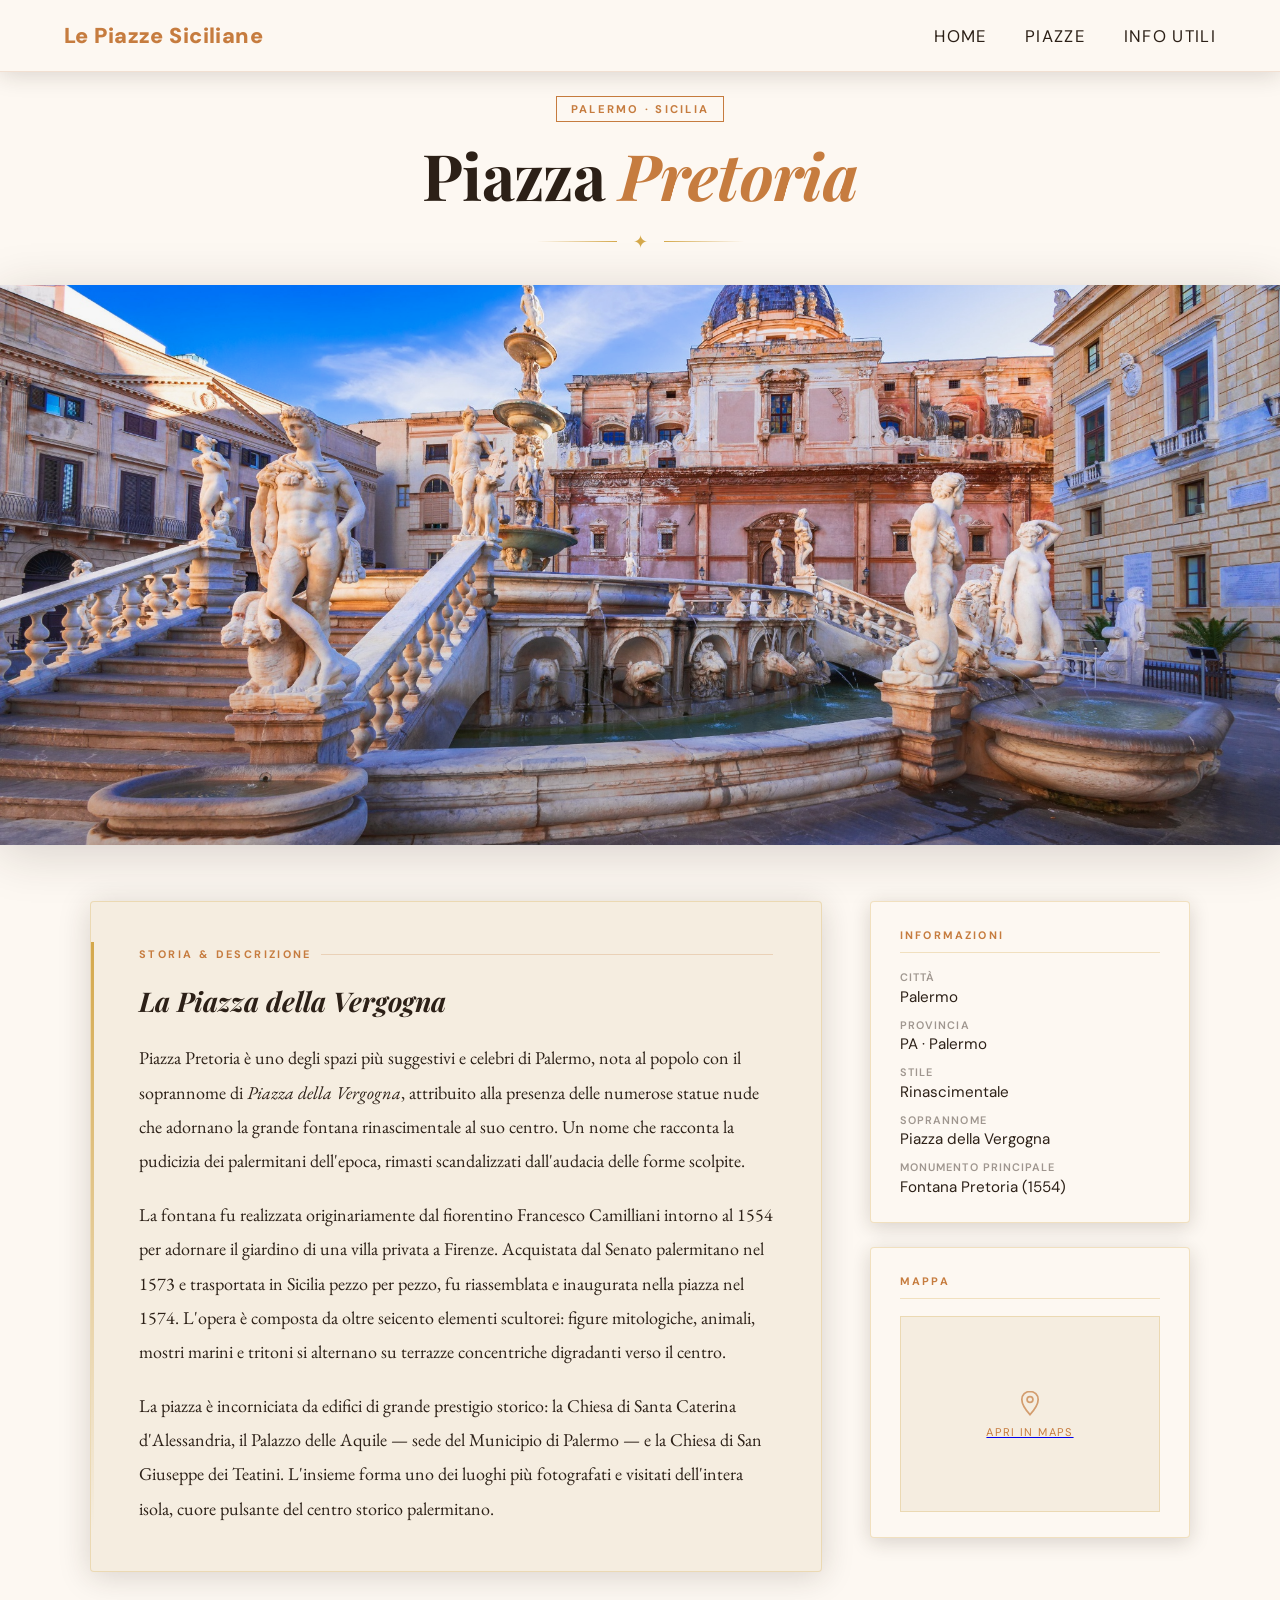
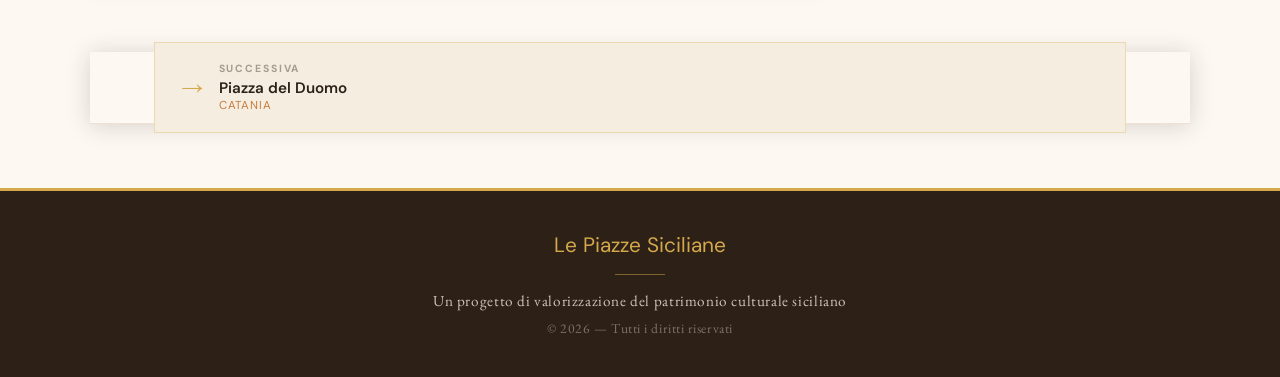
<file: piazza-pretoriapa.html>
<!DOCTYPE html>
<html lang="it">
<head>
  <meta charset="UTF-8" />
  <meta name="viewport" content="width=device-width, initial-scale=1.0" />
  <title>Piazza Pretoria — Palermo · Le Piazze Siciliane</title>
  <link rel="stylesheet" href="css/piazza-duomoct.css">
  <link rel="preconnect" href="https://fonts.googleapis.com">
  <link rel="preconnect" href="https://fonts.gstatic.com" crossorigin>
  <link href="https://fonts.googleapis.com/css2?family=DM+Sans:ital,opsz,wght@0,9..40,100..1000;1,9..40,100..1000&family=EB+Garamond:ital,wght@0,400;0,500;1,400;1,500&family=Playfair+Display:ital,wght@0,400;0,700;1,400&display=swap" rel="stylesheet">
</head>
<body>

  <nav>
    <a class="titolo-menu" href="index.html">Le Piazze Siciliane</a>
    <input type="checkbox" class="nav-toggle" id="nav-toggle" />
    <label class="hamburger" for="nav-toggle">
      <span></span><span></span><span></span>
    </label>
    <ul class="pagine-menu">
      <li><a href="index.html">Home</a></li>
      <li><a href="piazze.html">Piazze</a></li>
      <li><a href="infoutili.html">Info Utili</a></li>
    </ul>
  </nav>

  

  <header class="piazza-header">
    <div class="city-tag">Palermo · Sicilia</div>
    <h1>Piazza <em>Pretoria</em></h1>
    <div class="title-ornament">
      <span></span>
      <i>✦</i>
      <span></span>
    </div>
  </header>

  <div class="piazza-hero">
    <img
      src="img/variant.jpeg"
      alt="Piazza Pretoria, Palermo"
    />
  </div>

  <div class="piazza-content">

    <div class="testo-box">
      <div class="section-label">Storia &amp; Descrizione</div>
      <h2>La Piazza della Vergogna</h2>

      <p>
        Piazza Pretoria è uno degli spazi più suggestivi e celebri di Palermo, nota al popolo
        con il soprannome di <em>Piazza della Vergogna</em>, attribuito alla presenza delle
        numerose statue nude che adornano la grande fontana rinascimentale al suo centro.
        Un nome che racconta la pudicizia dei palermitani dell'epoca, rimasti scandalizzati
        dall'audacia delle forme scolpite.
      </p>

      <p>
        La fontana fu realizzata originariamente dal fiorentino Francesco Camilliani intorno
        al 1554 per adornare il giardino di una villa privata a Firenze. Acquistata dal
        Senato palermitano nel 1573 e trasportata in Sicilia pezzo per pezzo, fu riassemblata
        e inaugurata nella piazza nel 1574. L'opera è composta da oltre seicento elementi
        scultorei: figure mitologiche, animali, mostri marini e tritoni si alternano su
        terrazze concentriche digradanti verso il centro.
      </p>

      <p>
        La piazza è incorniciata da edifici di grande prestigio storico: la Chiesa di Santa
        Caterina d'Alessandria, il Palazzo delle Aquile — sede del Municipio di Palermo —
        e la Chiesa di San Giuseppe dei Teatini. L'insieme forma uno dei luoghi più fotografati
        e visitati dell'intera isola, cuore pulsante del centro storico palermitano.
      </p>
    </div>

    <aside class="info-sidebar">

      <div class="info-card">
        <h3>Informazioni</h3>
        <div class="info-row">
          <div class="info-item">
            <span class="label">Città</span>
            <span class="value">Palermo</span>
          </div>
          <div class="info-item">
            <span class="label">Provincia</span>
            <span class="value">PA · Palermo</span>
          </div>
          <div class="info-item">
            <span class="label">Stile</span>
            <span class="value">Rinascimentale</span>
          </div>
          <div class="info-item">
            <span class="label">Soprannome</span>
            <span class="value">Piazza della Vergogna</span>
          </div>
          <div class="info-item">
            <span class="label">Monumento principale</span>
            <span class="value">Fontana Pretoria (1554)</span>
          </div>
        </div>
      </div>

      <div class="info-card">
        <h3>Mappa</h3>
        <a class="map-placeholder" href="https://maps.google.com/?q=Piazza+Pretoria,+Palermo" target="_blank" rel="noopener">
          <svg viewBox="0 0 24 24" stroke-width="1.5">
            <path d="M12 2C8.13 2 5 5.13 5 9c0 5.25 7 13 7 13s7-7.75 7-13c0-3.87-3.13-7-7-7z"/>
            <circle cx="12" cy="9" r="2.5"/>
          </svg>
          <span>Apri in Maps</span>
        </a>
      </div>

    </aside>
  </div>

  <nav class="piazza-nav" aria-label="Naviga tra le piazze">
   
    <a href="piazza-duomoct.html" class="piazza-nav-btn">
      <span class="nav-arrow">→</span>
      <div class="nav-btn-text">
        <div class="nav-label">Successiva</div>
        <div class="nav-name">Piazza del Duomo</div>
        <div class="nav-city">Catania</div>
      </div>
    </a>
  </nav>

  <footer>
    <div class="footer-brand">Le Piazze Siciliane</div>
    <div class="footer-divider"></div>
    <p>Un progetto di valorizzazione del patrimonio culturale siciliano</p>
    <p style="margin-top:.5rem; font-size:.85rem; opacity:.5;">© 2026 — Tutti i diritti riservati</p>
  </footer>

</body>
</html>
</file>
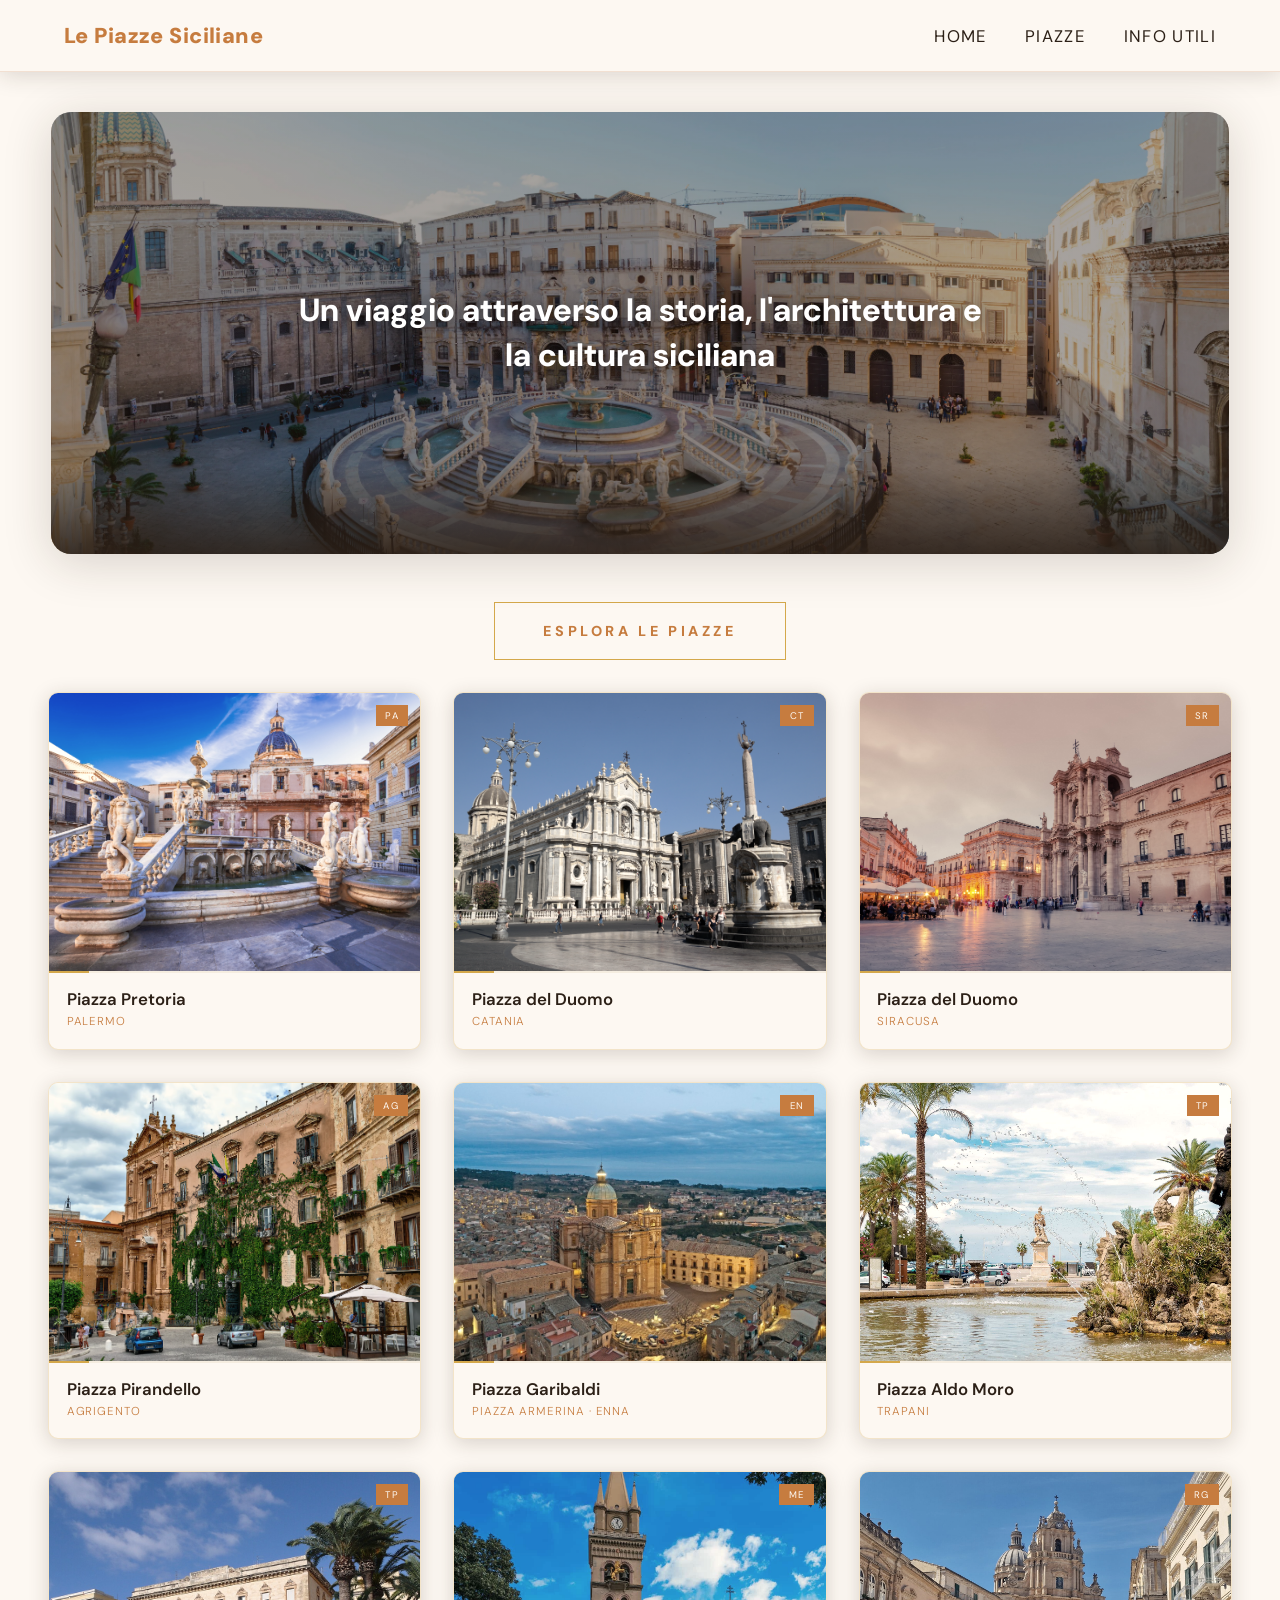
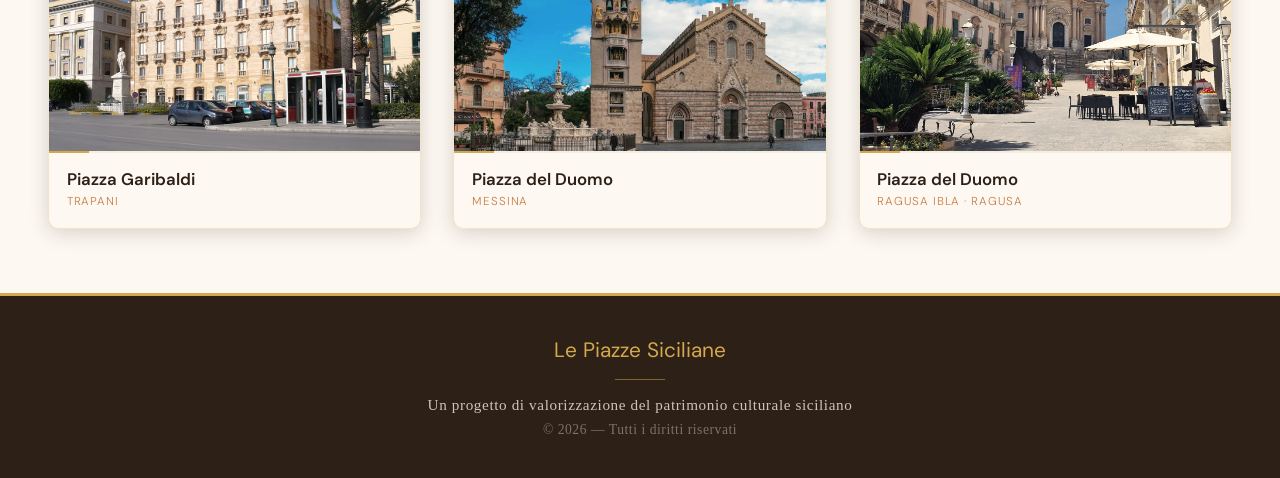
<file: piazze.html>
<!DOCTYPE html>
<html lang="it">
<head>
  <meta charset="UTF-8" />
  <meta name="viewport" content="width=device-width, initial-scale=1.0" />
  <title>Le Piazze Siciliane</title>
<link rel="preconnect" href="https://fonts.googleapis.com">
<link rel="preconnect" href="https://fonts.gstatic.com" crossorigin>
<link href="https://fonts.googleapis.com/css2?family=DM+Sans:ital,opsz,wght@0,9..40,100..1000;1,9..40,100..1000&display=swap" rel="stylesheet">
  <link rel="stylesheet" href="css/piazze.css">
</head>
<body>

  <nav>
  <a class="titolo-menu" href="index.html">Le Piazze Siciliane</a>
  <input type="checkbox" class="nav-toggle" id="nav-toggle" />
  <label class="hamburger" for="nav-toggle">
    <span></span>
    <span></span>
    <span></span>
  </label>
  <ul class="pagine-menu">
    <li><a href="index.html">Home</a></li>
    <li><a href="piazze.html">Piazze</a></li>
    <li><a href="infoutili.html">Info Utili</a></li>
  </ul>
</nav>
 
<div class="hero fade-in">
  <img
    src="img/img griglia piazze/Piazza-Pretoria-Palermo-Italia-2.webp"
    alt="Piazza Duomo Catania" />
  <div class="hero-overlay">
    <p>Un viaggio attraverso la storia, l'architettura e la cultura siciliana</p>
  </div>
</div>

<div class="section-header">
  <h2>Esplora le Piazze</h2>
  <div class="section-line"></div>
</div>
  <main class="piazze-grid">

    <article class="card">
       <a href="piazza-pretoriapa.html" class="card-link">
      
      <div class="card-img">
        <img src="img/variant.jpeg" alt="Piazza Pretoria, Palermo" loading="lazy"/>
        <div class="card-badge">PA</div>
        <div class="card-img-overlay"><span>Scopri →</span></div>
      </div>
      <div class="card-body">
        <div class="card-title">Piazza Pretoria</div>
        <div class="card-subtitle">Palermo </div>
      </div>
      </a>
    </article>

    <article class="card">
       <a href="piazza-duomoct.html" class="card-link">
      <div class="card-img">
        <img src="img/img griglia piazze/Catania_-_Piazza_Duomo_03.jpg" alt="Piazza del Duomo, Catania" loading="lazy"/>
        <div class="card-badge">CT</div>
        <div class="card-img-overlay"><span>Scopri →</span></div>
      </div>
      <div class="card-body">
        <div class="card-title">Piazza del Duomo</div>
        <div class="card-subtitle">Catania  </div>
      </div>
      </a>
    </article>

    <article class="card">
       <a href="piazza-duomosr.html" class="card-link">
      <div class="card-img">
        <img src="img/PIAZZA DUOMO SIRACUSA.jpeg" alt="Piazza del Duomo, Siracusa" loading="lazy"/>
        <div class="card-badge">SR</div>
        <div class="card-img-overlay"><span>Scopri →</span></div>
      </div>
      <div class="card-body">
        <div class="card-title">Piazza del Duomo</div>
        <div class="card-subtitle">Siracusa </div>
      </div>
      </a>
    </article>

    <article class="card">
      <a href="piazza-pirandello.html" class="card-link">
      <div class="card-img">
        <img src="img/img griglia piazze/piazza-pirandello-italy.avif" alt="Piazza Pirandello, Agrigento" loading="lazy"/>
        <div class="card-badge">AG</div>
        <div class="card-img-overlay"><span>Scopri →</span></div>
      </div>
      <div class="card-body">
        <div class="card-title">Piazza Pirandello</div>
        <div class="card-subtitle">Agrigento</div>
      </div>
      </a>
    </article>

    <article class="card">
      <div class="card-img">
        <img src="img/img griglia piazze/piazza_armerina_cathedral_0802.jpg" alt="Piazza Garibaldi, Piazza Armerina" loading="lazy"/>
        <div class="card-badge">EN</div>
        <div class="card-img-overlay"><span>Scopri →</span></div>
      </div>
      <div class="card-body">
        <div class="card-title">Piazza Garibaldi</div>
        <div class="card-subtitle">Piazza Armerina · Enna</div>
      </div>
    </article>

    <article class="card">
      <div class="card-img">
        <img src="img/img griglia piazze/ST-fontana-del-tritone2.b30fb8eb.jpg" alt="Piazza Vittorio Emanuele, Trapani" loading="lazy"/>
        <div class="card-badge">TP</div>
        <div class="card-img-overlay"><span>Scopri →</span></div>
      </div>
      <div class="card-body">
        <div class="card-title">Piazza Aldo Moro</div>
        <div class="card-subtitle">Trapani</div>
      </div>
    </article>

    <article class="card">
      <div class="card-img">
        <img src="img/img griglia piazze/Trapani-PiazzaGaribaldi.JPG" alt="Piazza Garibaldi, Trapani" loading="lazy"/>
        <div class="card-badge">TP</div>
        <div class="card-img-overlay"><span>Scopri →</span></div>
      </div>
      <div class="card-body">
        <div class="card-title">Piazza Garibaldi</div>
        <div class="card-subtitle">Trapani </div>
      </div>
    </article>

    <article class="card">
      <div class="card-img">
        <img src="img/img griglia piazze/Duomo-di-Messina.jpg" alt="Piazza del Duomo, Messina" loading="lazy"/>
        <div class="card-badge">ME</div>
        <div class="card-img-overlay"><span>Scopri →</span></div>
      </div>
      <div class="card-body">
        <div class="card-title">Piazza del Duomo</div>
        <div class="card-subtitle">Messina </div>
      </div>
    </article>

    <article class="card">
      <div class="card-img">
        <img src="img/img griglia piazze/Ragusa-Ibla-Piazza-Duomo.jpg" alt="Piazza del Duomo, Ragusa Ibla" loading="lazy"/>
        <div class="card-badge">RG</div>
        <div class="card-img-overlay"><span>Scopri →</span></div>
      </div>
      <div class="card-body">
        <div class="card-title">Piazza del Duomo</div>
        <div class="card-subtitle">Ragusa Ibla · Ragusa</div>
      </div>
    </article>

  </main>

  <footer>
    <div class="footer-brand">Le Piazze Siciliane</div>
    <div class="footer-divider"></div>
    <p>Un progetto di valorizzazione del patrimonio culturale siciliano</p>
    <p style="margin-top:.5rem; font-size:.85rem; opacity:.5;">© 2026 — Tutti i diritti riservati</p>
  </footer>


</body>
</html>
</file>
<file: css/style.css>
:root {
      --arancione:  #C67C3F;
      --oro:    #d4a84b;
      --sabbia: #f5ede0;
      --pietra: #2c2017;
      --bianco: #fdf8f2;
      --ombra:  rgba(44,32,23,.18);
    }

.dm-sans {
  font-family: "DM Sans", sans-serif;
  font-optical-sizing: auto;
  font-weight: 300;
  font-style: normal;
}
   
body {
  font-family: 'EB Garamond', Georgia, serif;
  background: var(--bianco);
  color: var(--pietra);
  min-height: 100vh;
  overflow-anchor: none;
  margin: 0;
}

   
    nav {
      position: sticky; top: 0; z-index: 100;
      display: flex; align-items: center; justify-content: space-between;
      padding: 0 5vw; height: 72px;
      background: var(--bianco);
      border-bottom: 1.5px solid rgba(181,88,30,.15);
      box-shadow: 0 2px 24px var(--ombra);
    }

    .titolo-menu {
       font-family: "DM Sans", sans-serif;
       font-style: normal;
      font-size: 1.35rem; font-weight: 900;
      color: var(--arancione); letter-spacing: .02em; text-decoration: none;
    }

    .pagine-menu { display: flex; gap: 2.4rem; list-style: none; }

    .pagine-menu a {
      font-family: "DM Sans", sans-serif;
      font-size: 1.05rem; font-weight: 400;
      color: var(--pietra); text-decoration: none;
      letter-spacing: .08em; text-transform: uppercase;
      position: relative; padding-bottom: 3px;
      transition: color .25s;
    }
    .pagine-menu a::after {
      content: ''; position: absolute; bottom: 0; left: 0;
      width: 0; height: 1.5px; background: var(--arancione);
      transition: width .3s ease;
    }
    .pagine-menu a:hover { color: var(--arancione); }
    .pagine-menu a:hover::after { width: 100%; }

   
.hero {
  width: 92%; max-width: 1300px;
  margin: 2.5rem auto 0;
  border-radius: 20px; overflow: hidden;
  box-shadow: 0 8px 48px var(--ombra);
  aspect-ratio: 16/6;
  position: relative;
}
    .hero img {
      width: 100%; height: 100%; object-fit: cover; display: block;
      filter: saturate(1.1) brightness(.97);
      transition: transform 2s ease;
    }
    .hero:hover img { transform: scale(1.04); }
    .hero-overlay {
  position: absolute; inset: 0;
  display: flex; align-items: center;
  justify-content: center;
  text-align: center;
  padding: 2.5rem 3rem;
  background: linear-gradient(to top, rgba(44,32,23,.9) 0%, rgba(44,32,23,.4) 20%);
}

.hero-overlay p {
 font-family: "DM Sans", sans-serif;
  font-size: clamp(1.2rem, 2.5vw, 2rem);
  color: #fff;
  font-weight: 800;
  line-height: 1.4;
  text-shadow: 0 2px 16px rgba(0,0,0,.5);
  max-width: 700px;
}

   
    .intro-section {
      width: 92%; max-width: 900px; margin: 3rem auto;
    }
    .intro-box {
      background: var(--sabbia);
      border: 1.5px solid rgba(181,88,30,.2);
      border-radius: 16px; padding: 2.8rem 3.2rem;
      box-shadow: 0 4px 32px var(--ombra);
    
    }
    .intro-box h2 {
      font-family: "DM Sans", sans-serif;
      font-size: 1.6rem; font-weight: 800;
      color: var(--arancione); margin-bottom: 1rem; text-align: center;
      margin: 0;
    }
    .intro-box p {
      font-size: 1.12rem; line-height: 1.85;
      color: var(--pietra); font-weight: 300; text-align: center;
    }

    
    .overlay-banner {
      width: 92%; max-width: 1300px; margin: 0 auto 3.5rem;
      border-radius: 18px; overflow: hidden;
      position: relative; aspect-ratio: 16/5;
      box-shadow: 0 6px 40px var(--ombra);
    }
    .overlay-banner img {
      width: 100%; height: 100%; object-fit: cover; display: block;
      filter: brightness(.52) saturate(1.2);
    }
    .overlay-text {
      position: absolute; inset: 0;
      display: flex; flex-direction: column;
      align-items: center; justify-content: center;
      padding: 2rem; text-align: center;
    }
    .overlay-text p {
      font-family: 'Playfair Display', serif;
      font-style: italic;
      font-size: clamp(1.4rem, 3vw, 2.5rem);
      color: #fff; font-weight: 400; line-height: 1.45;
      letter-spacing: .02em;
      text-shadow: 0 2px 20px rgba(0,0,0,.5);
      max-width: 800px;
    }
 


    .carousel-section {
      width: 92%; max-width: 1100px; margin: 0 auto 4rem;
    }
    .carousel-section > h2 {
      font-family: "DM Sans", sans-serif;
      font-size: 2rem; color: var(--arancione);
      text-align: center; margin-bottom: 2rem;
    }

    
   .carousel-track {
  display: flex;
  overflow-x: auto;
  scroll-snap-type: x mandatory;
  border-radius: 18px;
  box-shadow: 0 6px 40px var(--ombra);
  scrollbar-width: none;
}
    
    .carousel-track::-webkit-scrollbar { display: none; }

    
    

.carousel-slide {
  flex: 0 0 100%;
  scroll-snap-align: start;
  position: relative;
  aspect-ratio: 16/8;
}

.slide-anchor {
  position: absolute;
  top: 0; left: 0;
  width: 0; height: 0;
  visibility: hidden;
}
    .carousel-slide img {
      width: 100%; height: 100%;
      object-fit: cover; display: block;
    }

    
    .slide-caption {
      position: absolute; bottom: 0; left: 0; right: 0;
      padding: 2.5rem 2rem 1.8rem;
      background: linear-gradient(to top, rgba(44,32,23,.88) 0%, transparent 100%);
    }
    .slide-caption h3 {
      font-family: "DM Sans", sans-serif;
      font-size: 1.8rem; color: #fff; font-weight: 600; margin-bottom: .35rem;
    }
    .slide-caption p {
      font-size: 1rem; color: rgba(255,255,255,.82);
      font-weight: 300; max-width: 560px;
    }

 
    .carousel-wrapper {
      position: relative;
    }

     footer {
      background: var(--pietra); color: rgba(245,237,224,.8);
      text-align: center; padding: 2.5rem 5vw;
      border-top: 3px solid var(--oro);
    }
    .footer-brand {
      font-family: "DM Sans", sans-serif;
      font-size: 1.3rem; color: var(--oro); margin-bottom: .6rem;
    }
    footer p { font-size: .95rem; font-weight: 300; letter-spacing: .04em; }
    .footer-divider {
      width: 50px; height: 1px;
      background: var(--oro); margin: 1rem auto; opacity: .5;
    }

   
    @keyframes fadeUp {
      from { opacity: 0; transform: translateY(28px); }
      to   { opacity: 1; transform: translateY(0); }
    }
    .fade-in  { animation: fadeUp .8s ease both; }
    .delay-1  { animation-delay: .15s; }
    .delay-2  { animation-delay: .3s;  }
    .delay-3  { animation-delay: .45s; }

 
.nav-toggle { display: none; }

.hamburger {
  display: none;
  flex-direction: column;
  justify-content: space-between;
  width: 28px; height: 20px;
  cursor: pointer;
  z-index: 200;
}
.hamburger span {
  display: block;
  width: 100%; height: 2px;
  background: var(--arancione);
  border-radius: 2px;
  transition: transform .3s, opacity .3s;
}

@media (max-width: 640px) {
  .titolo-menu { font-size: 1.05rem; }
  .intro-box { padding: 2rem 1.4rem; }
  .slide-caption h3 { font-size: 1.25rem; }

  .hamburger { display: flex; }

  .pagine-menu {
    display: flex;
    flex-direction: column;
    align-items: center;
    gap: 1.8rem;
    position: fixed;
    top: 0; right: 0;
    width: 70vw; height: 100vh;
    background: var(--bianco);
    box-shadow: -4px 0 32px var(--ombra);
    padding-top: 6rem;
    transform: translateX(100%);
    transition: transform .35s cubic-bezier(.77,0,.175,1);
    z-index: 150;
  }

  .nav-toggle:checked ~ .pagine-menu {
    transform: translateX(0);
  }


  .nav-toggle:checked ~ .hamburger span:nth-child(1) {
    transform: translateY(9px) rotate(45deg);
  }
  .nav-toggle:checked ~ .hamburger span:nth-child(2) {
    opacity: 0;
  }
  .nav-toggle:checked ~ .hamburger span:nth-child(3) {
    transform: translateY(-9px) rotate(-45deg);
  }
}
</file>
<file: css/info-utili.css>
:root {
  --arancione: #C67C3F;
  --oro:       #d4a84b;
  --sabbia:    #f5ede0;
  --pietra:    #2c2017;
  --bianco:    #fdf8f2;
  --ombra:     rgba(44,32,23,.18);
}

*, *::before, *::after {
  box-sizing: border-box; margin: 0; padding: 0;
}

.dm-sans {
  font-family: "DM Sans", sans-serif;
  font-optical-sizing: auto;
  font-weight: 300;
  font-style: normal;
}

body {
  font-family: 'EB Garamond', Georgia, serif;
  background: var(--bianco);
  color: var(--pietra);
  min-height: 100vh;
  overflow-anchor: none;
}


nav {
  position: sticky; top: 0; z-index: 100;
  display: flex; align-items: center; justify-content: space-between;
  padding: 0 5vw; height: 72px;
  background: var(--bianco);
  border-bottom: 1.5px solid rgba(181,88,30,.15);
  box-shadow: 0 2px 24px var(--ombra);
}

.titolo-menu {
  font-family: "DM Sans", sans-serif;
  font-style: normal;
  font-size: 1.35rem; font-weight: 900;
  color: var(--arancione); letter-spacing: .02em; text-decoration: none;
}

.pagine-menu { display: flex; gap: 2.4rem; list-style: none; }

.pagine-menu a {
  font-family: "DM Sans", sans-serif;
  font-size: 1.05rem; font-weight: 400;
  color: var(--pietra); text-decoration: none;
  letter-spacing: .08em; text-transform: uppercase;
  position: relative; padding-bottom: 3px;
  transition: color .25s;
}
.pagine-menu a::after {
  content: ''; position: absolute; bottom: 0; left: 0;
  width: 0; height: 1.5px; background: var(--arancione);
  transition: width .3s ease;
}
.pagine-menu a:hover { color: var(--arancione); }
.pagine-menu a:hover::after { width: 100%; }






.intro-section {
  width: 92%; max-width: 900px; margin: 3rem auto;
}
.intro-box {
  background: var(--sabbia);
  border: 1.5px solid rgba(181,88,30,.2);
  border-radius: 16px; padding: 2.8rem 3.2rem;
  box-shadow: 0 4px 32px var(--ombra);
}
.intro-box h2 {
  font-family: "DM Sans", sans-serif;
  font-size: 1.6rem; font-weight: 800;
  color: var(--arancione); margin-bottom: 1rem; text-align: center;
}
.intro-box p {
  font-size: 1.12rem; line-height: 1.85;
  color: var(--pietra); font-weight: 300; text-align: center;
}


.info-grid-section {
  width: 92%; max-width: 1100px;
  margin: 0 auto 4rem;
  display: grid;
  grid-template-columns: repeat(3, 1fr);
  gap: 1.8rem;
}

.info-block {
  background: var(--sabbia);
  border: 1.5px solid rgba(212,168,75,.25);
  border-radius: 12px;
  padding: 2rem 1.8rem;
  box-shadow: 0 4px 24px var(--ombra);
  position: relative;
  transition: transform .3s ease, box-shadow .3s ease;
}
.info-block:hover {
  transform: translateY(-5px);
  box-shadow: 0 12px 36px rgba(44,32,23,.22);
}
.info-block::before {
  content: '';
  position: absolute; top: 0; left: 1.8rem;
  width: 40px; height: 2.5px;
  background: var(--oro);
  border-radius: 0 0 2px 2px;
}

.info-block-icon {
  font-size: 1.8rem;
  margin-bottom: 1rem;
  display: block;
}

.info-block h3 {
  font-family: "DM Sans", sans-serif;
  font-size: .72rem; font-weight: 800;
  letter-spacing: .2em; text-transform: uppercase;
  color: var(--arancione);
  margin-bottom: .9rem;
  padding-bottom: .6rem;
  border-bottom: 1px solid rgba(212,168,75,.3);
}

.info-block p {
  font-family: 'EB Garamond', Georgia, serif;
  font-size: 1.05rem;
  line-height: 1.8;
  color: var(--pietra);
  font-weight: 400;
}

.info-block strong {
  font-weight: 600;
  color: var(--pietra);
}



footer {
  background: var(--pietra); color: rgba(245,237,224,.8);
  text-align: center; padding: 2.5rem 5vw;
  border-top: 3px solid var(--oro);
}
.footer-brand {
  font-family: "DM Sans", sans-serif;
  font-size: 1.3rem; color: var(--oro); margin-bottom: .6rem;
}
footer p { font-size: .95rem; font-weight: 300; letter-spacing: .04em; }
.footer-divider {
  width: 50px; height: 1px;
  background: var(--oro); margin: 1rem auto; opacity: .5;
}


@keyframes fadeUp {
  from { opacity: 0; transform: translateY(28px); }
  to   { opacity: 1; transform: translateY(0); }
}
.fade-in  { animation: fadeUp .8s ease both; }
.delay-1  { animation-delay: .15s; }
.delay-2  { animation-delay: .3s;  }
.delay-3  { animation-delay: .45s; }


.nav-toggle { display: none; }
.hamburger {
  display: none;
  flex-direction: column;
  justify-content: space-between;
  width: 28px; height: 20px;
  cursor: pointer;
  z-index: 200;
}
.hamburger span {
  display: block;
  width: 100%; height: 2px;
  background: var(--arancione);
  border-radius: 2px;
  transition: transform .3s, opacity .3s;
}


@media (max-width: 900px) {
  .info-grid-section {
    grid-template-columns: repeat(2, 1fr);
  }
}

@media (max-width: 640px) {
  .titolo-menu { font-size: 1.05rem; }
  .intro-box { padding: 2rem 1.4rem; }
  .info-grid-section { grid-template-columns: 1fr; }

  .hamburger { display: flex; }

  .pagine-menu {
    display: flex;
    flex-direction: column;
    align-items: center;
    gap: 1.8rem;
    position: fixed;
    top: 0; right: 0;
    width: 70vw; height: 100vh;
    background: var(--bianco);
    box-shadow: -4px 0 32px var(--ombra);
    padding-top: 6rem;
    transform: translateX(100%);
    transition: transform .35s cubic-bezier(.77,0,.175,1);
    z-index: 150;
  }

  .nav-toggle:checked ~ .pagine-menu { transform: translateX(0); }
  .nav-toggle:checked ~ .hamburger span:nth-child(1) { transform: translateY(9px) rotate(45deg); }
  .nav-toggle:checked ~ .hamburger span:nth-child(2) { opacity: 0; }
  .nav-toggle:checked ~ .hamburger span:nth-child(3) { transform: translateY(-9px) rotate(-45deg); }
}
</file>
<file: css/piazza-duomoct.css>
:root {
      --arancione: #C67C3F;
      --oro:       #d4a84b;
      --sabbia:    #f5ede0;
      --pietra:    #2c2017;
      --bianco:    #fdf8f2;
      --ombra:     rgba(44,32,23,.18);
    }

    *, *::before, *::after {
      box-sizing: border-box; margin: 0; padding: 0;
    }

    body {
      font-family: 'EB Garamond', Georgia, serif;
      background: var(--bianco);
      color: var(--pietra);
      min-height: 100vh;
      overflow-anchor: none;
    }

   
    nav {
      position: sticky; top: 0; z-index: 100;
      display: flex; align-items: center; justify-content: space-between;
      padding: 0 5vw; height: 72px;
      background: var(--bianco);
      border-bottom: 1.5px solid rgba(181,88,30,.15);
      box-shadow: 0 2px 24px var(--ombra);
    }

    .titolo-menu {
      font-family: "DM Sans", sans-serif;
      font-size: 1.35rem; font-weight: 900;
      color: var(--arancione); letter-spacing: .02em; text-decoration: none;
    }

    .pagine-menu { display: flex; gap: 2.4rem; list-style: none; }

    .pagine-menu a {
      font-family: "DM Sans", sans-serif;
      font-size: 1.05rem; font-weight: 400;
      color: var(--pietra); text-decoration: none;
      letter-spacing: .08em; text-transform: uppercase;
      position: relative; padding-bottom: 3px;
      transition: color .25s;
    }
    .pagine-menu a::after {
      content: ''; position: absolute; bottom: 0; left: 0;
      width: 0; height: 1.5px; background: var(--arancione);
      transition: width .3s ease;
    }
    .pagine-menu a:hover { color: var(--arancione); }
    .pagine-menu a:hover::after { width: 100%; }

    
    .breadcrumb {
      width: 92%; max-width: 1300px;
      margin: 2rem auto .5rem;
      display: flex; align-items: center; gap: .6rem;
      font-family: "DM Sans", sans-serif;
      font-size: .75rem; letter-spacing: .12em; text-transform: uppercase;
      color: rgba(44,32,23,.45);
    }
    .breadcrumb a {
      color: var(--arancione); text-decoration: none;
      transition: opacity .2s;
    }
    .breadcrumb a:hover { opacity: .7; }
    .breadcrumb-sep { opacity: .4; }

   
    .piazza-header {
      width: 92%; max-width: 1300px;
      margin: 0 auto 2rem;
      text-align: center;
      padding: 1.5rem 0 0;
      animation: fadeUp .7s ease both;
    }

    .piazza-header .city-tag {
      display: inline-block;
      font-family: "DM Sans", sans-serif;
      font-size: .7rem; font-weight: 700;
      letter-spacing: .2em; text-transform: uppercase;
      color: var(--arancione);
      border: 1.5px solid var(--arancione);
      padding: .3rem .9rem;
      margin-bottom: 1rem;
    }

    .piazza-header h1 {
      font-family: 'Playfair Display', serif;
      font-size: clamp(2.2rem, 5vw, 4rem);
      font-weight: 700;
      color: var(--pietra);
      line-height: 1.15;
      letter-spacing: -.01em;
    }

    .piazza-header h1 em {
      font-style: italic;
      color: var(--arancione);
    }

    .title-ornament {
      display: flex; align-items: center; justify-content: center;
      gap: 1rem; margin-top: 1.2rem;
    }
    .title-ornament span {
      display: block; height: 1px; width: 80px;
      background: linear-gradient(to right, transparent, var(--oro));
    }
    .title-ornament span:last-child {
      background: linear-gradient(to left, transparent, var(--oro));
    }
    .title-ornament i {
      color: var(--oro); font-style: normal; font-size: 1.1rem;
    }

   
    .piazza-hero {
      width: 100%;
      margin: 0;
      position: relative;
      aspect-ratio: 16/7;
      overflow: hidden;
      box-shadow: 0 8px 48px var(--ombra);
      animation: fadeUp .8s .15s ease both;
    }

    .piazza-hero img {
      width: 100%; height: 100%;
      object-fit: cover; display: block;
      filter: saturate(1.05) brightness(.97);
      transition: transform 3s ease;
    }
    .piazza-hero:hover img { transform: scale(1.04); }

   
    .piazza-hero::after {
      content: '';
      position: absolute; inset: 0;
      background: linear-gradient(
        to bottom,
        transparent 55%,
        rgba(44,32,23,.25) 100%
      );
      pointer-events: none;
    }

    
    .hero-badge {
      position: absolute; top: 1.5rem; left: 1.5rem; z-index: 2;
      background: var(--arancione);
      color: var(--bianco);
      font-family: "DM Sans", sans-serif;
      font-size: .65rem; font-weight: 700;
      letter-spacing: .18em; text-transform: uppercase;
      padding: .4rem .9rem;
    }

   
    .piazza-content {
      width: 92%; max-width: 1100px;
      margin: 3.5rem auto 5rem;
      display: grid;
      grid-template-columns: 1fr 320px;
      gap: 3rem;
      animation: fadeUp .8s .25s ease both;
    }


    .testo-box {
      background: var(--sabbia);
      border: 1.5px solid rgba(212,168,75,.3);
      border-radius: 4px;
      padding: 2.8rem 3rem;
      box-shadow: 0 4px 32px var(--ombra);
      position: relative;
    }

    
    .testo-box::before {
      content: '';
      position: absolute; top: 2.5rem; left: 0;
      width: 3px; height: calc(100% - 5rem);
      background: linear-gradient(to bottom, var(--oro), transparent);
    }

    .testo-box .section-label {
      font-family: "DM Sans", sans-serif;
      font-size: .68rem; font-weight: 700;
      letter-spacing: .22em; text-transform: uppercase;
      color: var(--arancione);
      margin-bottom: 1.4rem;
      display: flex; align-items: center; gap: .6rem;
    }
    .testo-box .section-label::after {
      content: ''; flex: 1; height: 1px;
      background: rgba(198,124,63,.25);
    }

    .testo-box h2 {
      font-family: 'Playfair Display', serif;
      font-size: 1.7rem; font-weight: 700; font-style: italic;
      color: var(--pietra);
      margin-bottom: 1.4rem;
      line-height: 1.3;
    }

    .testo-box p {
      font-size: 1.13rem;
      line-height: 1.9;
      color: var(--pietra);
      font-weight: 400;
      margin-bottom: 1.2rem;
    }
    .testo-box p:last-child { margin-bottom: 0; }

    
    .info-sidebar {
      display: flex; flex-direction: column; gap: 1.5rem;
    }

    .info-card {
      background: var(--bianco);
      border: 1.5px solid rgba(212,168,75,.3);
      border-radius: 4px;
      padding: 1.6rem 1.8rem;
      box-shadow: 0 4px 20px var(--ombra);
    }

    .info-card h3 {
      font-family: "DM Sans", sans-serif;
      font-size: .68rem; font-weight: 700;
      letter-spacing: .2em; text-transform: uppercase;
      color: var(--arancione);
      margin-bottom: 1.1rem;
      padding-bottom: .6rem;
      border-bottom: 1px solid rgba(212,168,75,.3);
    }

    .info-row {
      display: flex; flex-direction: column;
      gap: .7rem;
    }

    .info-item {
      display: flex; flex-direction: column; gap: .15rem;
    }
    .info-item .label {
      font-family: "DM Sans", sans-serif;
      font-size: .68rem; font-weight: 600;
      letter-spacing: .1em; text-transform: uppercase;
      color: rgba(44,32,23,.45);
    }
    .info-item .value {
      font-family: "DM Sans", sans-serif;
      font-size: .95rem; font-weight: 400;
      color: var(--pietra);
    }

    .map-placeholder {
      width: 100%; aspect-ratio: 4/3;
      background: var(--sabbia);
      border: 1px solid rgba(212,168,75,.3);
      display: flex; align-items: center; justify-content: center;
      flex-direction: column; gap: .5rem;
      cursor: pointer;
      
    }
    .map-placeholder:hover { background: rgba(212,168,75,.12); }
    .map-placeholder span {
      font-family: "DM Sans", sans-serif;
      font-size: .7rem; letter-spacing: .12em; text-transform: uppercase;
      color: var(--arancione);
    }
    .map-placeholder svg {
      width: 28px; height: 28px;
      stroke: var(--arancione); fill: none; opacity: .7;
    }

    
.piazza-nav {
  width: 92%; max-width: 1100px;
  margin: 0 auto 4rem;
  display: flex; justify-content: flex-end; gap: 1rem;
}

    .piazza-nav-btn {
      flex: 1;
      display: flex; align-items: center; gap: 1rem;
      background: var(--sabbia);
      border: 1.5px solid rgba(212,168,75,.3);
      padding: 1.2rem 1.6rem;
      cursor: pointer; text-decoration: none;
   
    }
   
.piazza-nav-btn:last-child:not(:first-child) { margin-left: auto; flex-direction: row-reverse; text-align: right; }

    .nav-arrow {
      font-size: 1.4rem; color: var(--oro); flex-shrink: 0;
    }
    .nav-btn-text .nav-label {
      font-family: "DM Sans", sans-serif;
      font-size: .65rem; font-weight: 700;
      letter-spacing: .18em; text-transform: uppercase;
      color: rgba(44,32,23,.4); margin-bottom: .2rem;
    }
    .nav-btn-text .nav-name {
      font-family: "DM Sans", sans-serif;
      font-size: .95rem; font-weight: 600;
      color: var(--pietra);
    }
    .nav-btn-text .nav-city {
      font-family: "DM Sans", sans-serif;
      font-size: .72rem; color: var(--arancione);
      text-transform: uppercase; letter-spacing: .08em;
    }

   
    footer {
      background: var(--pietra); color: rgba(245,237,224,.8);
      text-align: center; padding: 2.5rem 5vw;
      border-top: 3px solid var(--oro);
    }
    .footer-brand {
      font-family: "DM Sans", sans-serif;
      font-size: 1.3rem; color: var(--oro); margin-bottom: .6rem;
    }
    footer p { font-size: .95rem; font-weight: 300; letter-spacing: .04em; }
    .footer-divider {
      width: 50px; height: 1px;
      background: var(--oro); margin: 1rem auto; opacity: .5;
    }

   
    @keyframes fadeUp {
      from { opacity: 0; transform: translateY(24px); }
      to   { opacity: 1; transform: translateY(0); }
    }

    
    .nav-toggle { display: none; }
    .hamburger {
      display: none; flex-direction: column;
      justify-content: space-between;
      width: 28px; height: 20px; cursor: pointer; z-index: 200;
    }
    .hamburger span {
      display: block; width: 100%; height: 2px;
      background: var(--arancione); border-radius: 2px;
      transition: transform .3s, opacity .3s;
    }

    @media (max-width: 900px) {
      .piazza-content {
        grid-template-columns: 1fr;
      }
      .info-sidebar {
        display: grid; grid-template-columns: 1fr 1fr; gap: 1rem;
      }
    }

    @media (max-width: 640px) {
      .hamburger { display: flex; }
      .pagine-menu {
        display: flex; flex-direction: column; align-items: center;
        gap: 1.8rem; position: fixed; top: 0; right: 0;
        width: 70vw; height: 100vh;
        background: var(--bianco);
        box-shadow: -4px 0 32px var(--ombra);
        padding-top: 6rem;
        transform: translateX(100%);
        transition: transform .35s cubic-bezier(.77,0,.175,1);
        z-index: 150;
      }
      .nav-toggle:checked ~ .pagine-menu { transform: translateX(0); }
      .nav-toggle:checked ~ .hamburger span:nth-child(1) { transform: translateY(9px) rotate(45deg); }
      .nav-toggle:checked ~ .hamburger span:nth-child(2) { opacity: 0; }
      .nav-toggle:checked ~ .hamburger span:nth-child(3) { transform: translateY(-9px) rotate(-45deg); }

      .piazza-hero { aspect-ratio: 4/3; }
      .testo-box { padding: 2rem 1.4rem; }
      .info-sidebar { grid-template-columns: 1fr; }
      .piazza-nav { flex-direction: row; gap: .75rem; }
.piazza-nav-btn { max-width: 100%; flex: 1; padding: 1rem .9rem; gap: .5rem; }
.nav-btn-text .nav-name { font-size: .8rem; }
.nav-btn-text .nav-city { font-size: .65rem; }
.nav-arrow { font-size: 1.1rem; }
      .piazza-header h1 { font-size: 2rem; }
    }
</file>
<file: css/piazze.css>
:root {
  --arancione: #C67C3F;
  --oro:       #d4a84b;
  --sabbia:    #f5ede0;
  --pietra:    #2c2017;
  --bianco:    #fdf8f2;
  --ombra:     rgba(44,32,23,.18);
}

*, *::before, *::after {
   box-sizing: border-box; margin: 0; padding: 0; 
  }

.dm-sans {
  font-family: "DM Sans", sans-serif;
  font-optical-sizing: auto;
  font-weight: 300;
  font-style: normal;
}
   
body {
  font-family: 'EB Garamond', Georgia, serif;
  background: var(--bianco);
  color: var(--pietra);
  min-height: 100vh;
  overflow-anchor: none;
}

   
    nav {
      position: sticky; top: 0; z-index: 100;
      display: flex; align-items: center; justify-content: space-between;
      padding: 0 5vw; height: 72px;
      background: var(--bianco);
      border-bottom: 1.5px solid rgba(181,88,30,.15);
      box-shadow: 0 2px 24px var(--ombra);
    }

    .titolo-menu {
       font-family: "DM Sans", sans-serif;
       font-style: normal;
      font-size: 1.35rem; font-weight: 900;
      color: var(--arancione); letter-spacing: .02em; text-decoration: none;
    }

    .pagine-menu { 
      display: flex; gap: 2.4rem; list-style: none; 
    }

    .pagine-menu a {
      font-family: "DM Sans", sans-serif;
      font-size: 1.05rem; font-weight: 400;
      color: var(--pietra); text-decoration: none;
      letter-spacing: .08em; text-transform: uppercase;
      position: relative; padding-bottom: 3px;
      transition: color .25s;
    }
    .pagine-menu a::after {
      content: ''; position: absolute; bottom: 0; left: 0;
      width: 0; height: 1.5px; background: var(--arancione);
      transition: width .3s ease;
    }
    .pagine-menu a:hover { color: var(--arancione); }
    .pagine-menu a:hover::after { width: 100%; }

   
.hero {
  width: 92%; max-width: 1300px;
  margin: 2.5rem auto 0;
  border-radius: 20px; overflow: hidden;
  box-shadow: 0 8px 48px var(--ombra);
  aspect-ratio: 16/6;
  position: relative;
}
    .hero img {
      width: 100%; height: 100%; object-fit: cover; display: block;
      filter: saturate(1.1) brightness(.97);
      transition: transform 2s ease;
    }
    .hero:hover img { transform: scale(1.04); }
    .hero-overlay {
  position: absolute; inset: 0;
  display: flex; align-items: center;
  justify-content: center;
  text-align: center;
  padding: 2.5rem 3rem;
  background: linear-gradient(to top, rgba(44,32,23,.9) 0%, rgba(44,32,23,.4) 20%);
}

.hero-overlay p {
 font-family: "DM Sans", sans-serif;
  font-style: bold;
  font-size: clamp(1.2rem, 2.5vw, 2rem);
  color: #fff;
  font-weight: 800;
  line-height: 1.4;
  text-shadow: 0 2px 16px rgba(0,0,0,.5);
  max-width: 700px;
}
.section-header {
  margin: 3rem auto 2rem;
  padding: 1.2rem 3rem;
  border: 1.5px solid var(--oro);
  display: table;
}

.section-header h2 {
  font-family: "DM Sans", sans-serif;
  font-size: .9rem;
  font-weight: 800;
  letter-spacing: .25em;
  text-transform: uppercase;
  color: var(--arancione);
}

.piazze-grid {
  display: grid;
  grid-template-columns: repeat(3, 1fr);
  gap: 2rem;
  padding: 0 3rem 4rem;
}


.card {
  background: var(--bianco);
  border: 1px solid rgba(212,168,75,.25);
  box-shadow: 0 4px 20px var(--ombra);
  overflow: hidden; cursor: pointer;
  transition: transform .3s ease, box-shadow .3s ease;
  animation: fadeUp .5s ease both;
  border-radius: 10px;
}
.card:nth-child(1) { animation-delay: .05s }
.card:nth-child(2) { animation-delay: .10s }
.card:nth-child(3) { animation-delay: .15s }
.card:nth-child(4) { animation-delay: .20s }
.card:nth-child(5) { animation-delay: .25s }
.card:nth-child(6) { animation-delay: .30s }
.card:nth-child(7) { animation-delay: .35s }
.card:nth-child(8) { animation-delay: .40s }
.card:nth-child(9) { animation-delay: .45s }

.card-link {
  display: block;
  text-decoration: none;
  color: inherit;
}

@keyframes fadeUp {
  from { opacity: 0; transform: translateY(24px); }
  to   { opacity: 1; transform: translateY(0); }
}

.card:hover {
  transform: translateY(-6px);
  box-shadow: 0 12px 36px rgba(44,32,23,.28);
}
.card:hover .card-img-overlay { opacity: 1; }
.card:hover .card-img img { transform: scale(1.06); }


.card-img {
  position: relative; width: 100%; aspect-ratio: 4/3; overflow: hidden;
}
.card-img img {
  width: 100%; height: 100%; object-fit: cover; display: block;
  transition: transform .5s ease;
  filter: sepia(15%) saturate(90%);
}
.card-img-overlay {
  position: absolute; inset: 0;
  background: linear-gradient(to top, rgba(44,32,23,.7) 0%, transparent 55%);
  opacity: 0; transition: opacity .3s ease;
  display: flex; align-items: flex-end; padding: 1rem;
}
.card-img-overlay span {
  font-family: "DM Sans", sans-serif;
  font-size: .7rem; letter-spacing: .15em;
  color: var(--oro); text-transform: uppercase;
}
.card-badge {
  position: absolute; top: .75rem; right: .75rem;
  background: var(--arancione); color: var(--bianco);
  font-family: "DM Sans", sans-serif;
  font-size: .6rem; letter-spacing: .12em;
  padding: .25rem .6rem; text-transform: uppercase;
}


.card-body {
  padding: 1rem 1.1rem 1.2rem;
  border-top: 2px solid var(--sabbia);
  position: relative;
}
.card-body::before {
  content: ''; position: absolute;
  top: -2px; left: 0;
  width: 40px; height: 2px;
  background: var(--oro);
}
.card-title {
  font-family: "DM Sans", sans-serif;
  font-size: 1.05rem; font-weight: 600;
  color: var(--pietra); margin-bottom: .2rem; line-height: 1.3;
}
.card-subtitle {
  font-family: "DM Sans", sans-serif;
  font-size: .72rem; font-weight: 300;
  letter-spacing: .08em;
  color: var(--arancione); text-transform: uppercase;
}
.nav-toggle { display: none; }

.hamburger {
  display: none;
  flex-direction: column;
  justify-content: space-between;
  width: 28px; height: 20px;
  cursor: pointer;
  z-index: 200;
}
.hamburger span {
  display: block;
  width: 100%; height: 2px;
  background: var(--arancione);
  border-radius: 2px;
  transition: transform .3s, opacity .3s;
}

@media (max-width: 640px) {
  .hamburger { display: flex; }

  .pagine-menu {
    display: flex;
    flex-direction: column;
    align-items: center;
    gap: 1.8rem;
    position: fixed;
    top: 0; right: 0;
    width: 70vw; height: 100vh;
    background: var(--bianco);
    box-shadow: -4px 0 32px var(--ombra);
    padding-top: 6rem;
    transform: translateX(100%);
    transition: transform .35s cubic-bezier(.77,0,.175,1);
    z-index: 150;
  }

  .nav-toggle:checked ~ .pagine-menu {
    transform: translateX(0);
  }

  .nav-toggle:checked ~ .hamburger span:nth-child(1) {
    transform: translateY(9px) rotate(45deg);
  }
  .nav-toggle:checked ~ .hamburger span:nth-child(2) {
    opacity: 0;
  }
  .nav-toggle:checked ~ .hamburger span:nth-child(3) {
    transform: translateY(-9px) rotate(-45deg);
  }
}
 footer {
      background: var(--pietra); color: rgba(245,237,224,.8);
      text-align: center; padding: 2.5rem 5vw;
      border-top: 3px solid var(--oro);
    }
    .footer-brand {
      font-family: "DM Sans", sans-serif;
      font-size: 1.3rem; color: var(--oro); margin-bottom: .6rem;
    }
    footer p { font-size: .95rem; font-weight: 300; letter-spacing: .04em; }
    .footer-divider {
      width: 50px; height: 1px;
      background: var(--oro); margin: 1rem auto; opacity: .5;
    }


@media (max-width: 900px) {
  .piazze-grid { grid-template-columns: repeat(2,1fr); padding: 0 1.5rem 3rem; }
  .section-header, .filters { padding-left: 1.5rem; padding-right: 1.5rem; }
}
@media (max-width: 560px) {
  .piazze-grid { grid-template-columns: 1fr; }
  nav { padding: 0 1rem; }
  .nav-logo { font-size: 1rem; }
  .hamburger { display: flex; }
}
</file>
